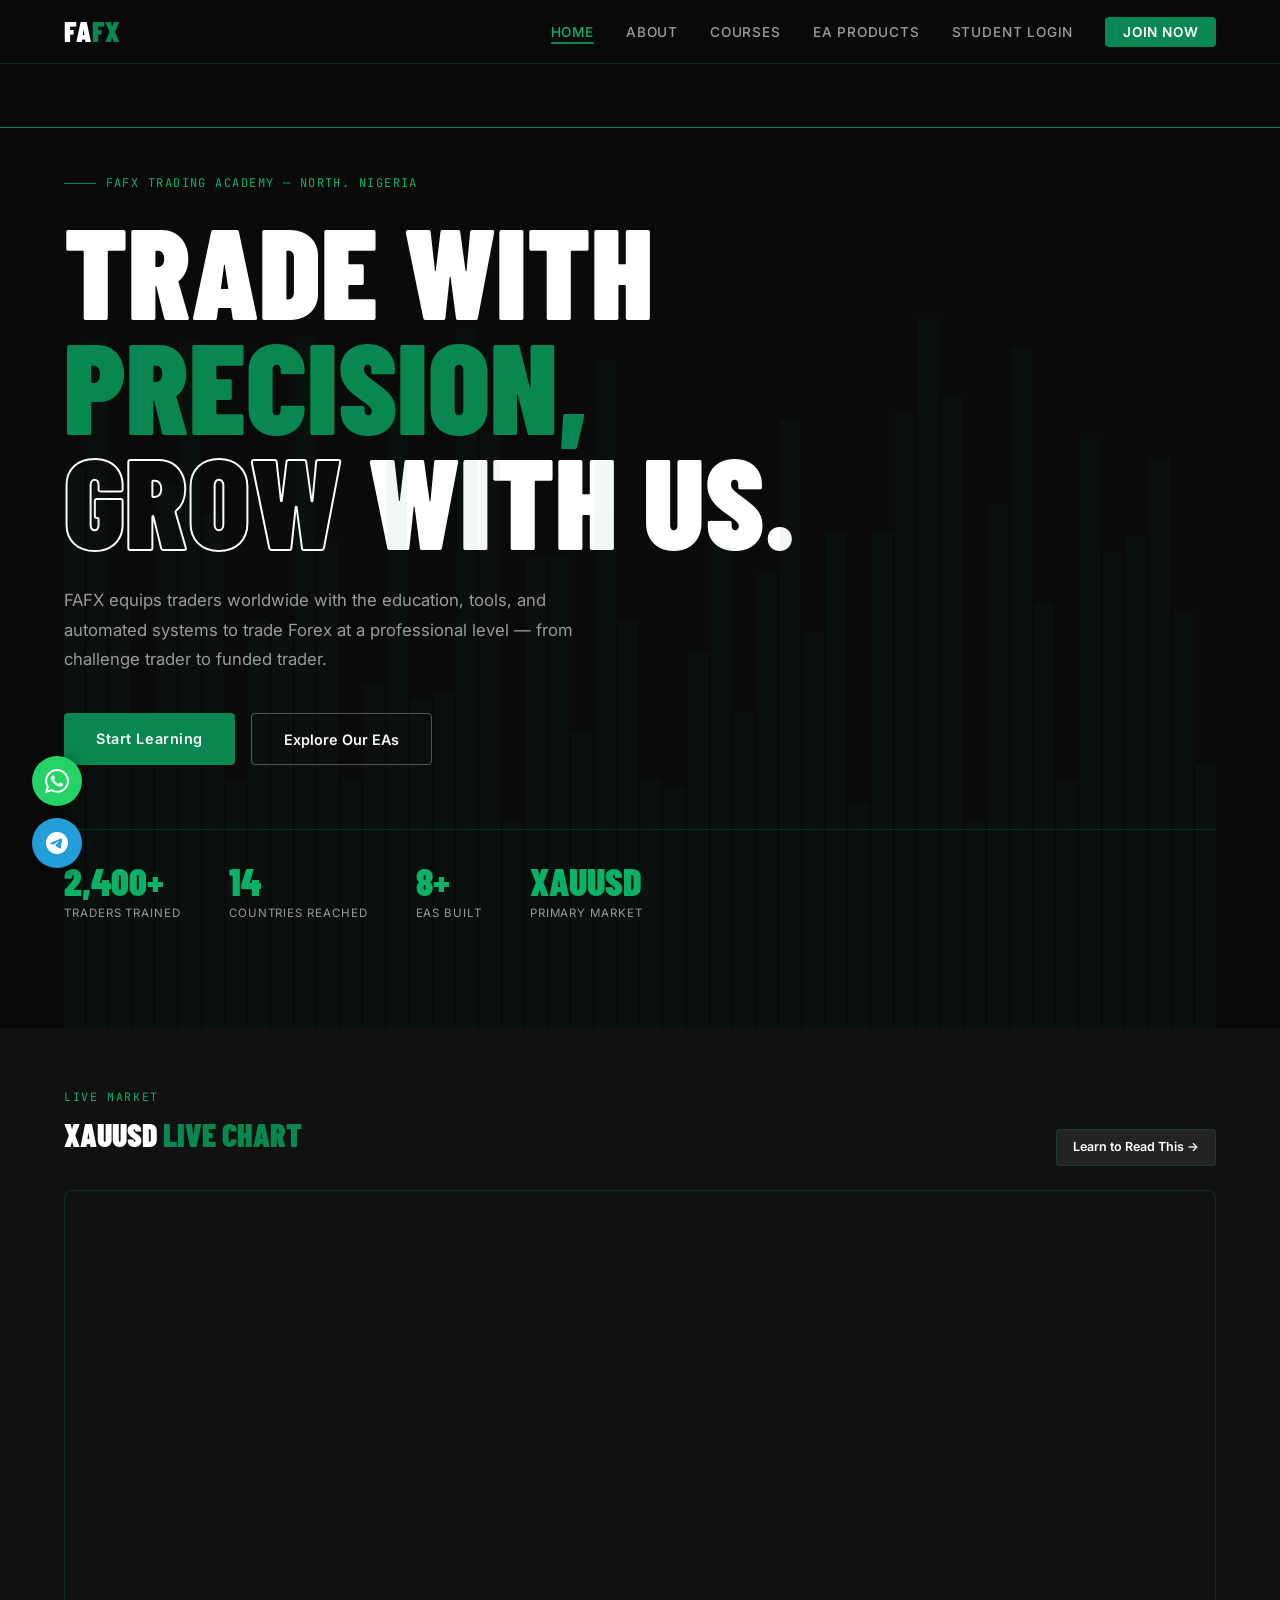
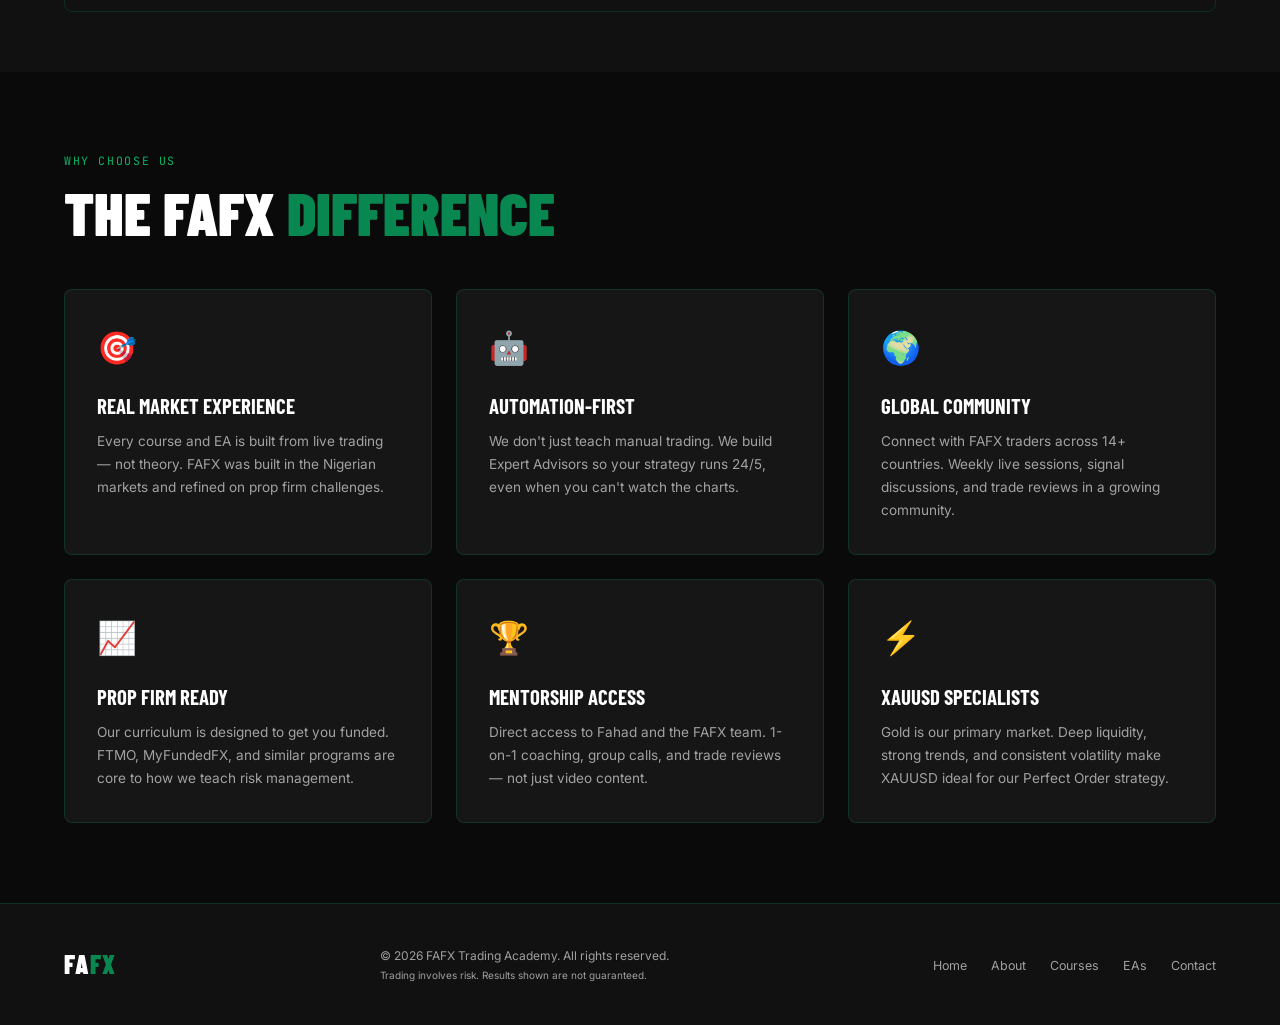
<file: index.html>
<!DOCTYPE html>
<html lang="en">
<head>
  <link rel="manifest" href="/manifest.json"/>
  <meta name="theme-color" content="#098751"/>
  <meta name="mobile-web-app-capable" content="yes"/>
  <meta name="apple-mobile-web-app-capable" content="yes"/>
  <meta name="apple-mobile-web-app-status-bar-style" content="black-translucent"/>
  <meta name="apple-mobile-web-app-title" content="FAFX"/>
  <link rel="apple-touch-icon" href="/icons/icon-192.png"/>
<meta charset="UTF-8"/><meta name="viewport" content="width=device-width, initial-scale=1.0"/>
  <link rel="icon" type="image/svg+xml" href="favicon/favicon.svg"/>
  <link rel="shortcut icon" href="favicon/favicon.svg"/>
<title>FAFXAcademy – Trade Smarter. Grow Faster.</title>
<link href="https://fonts.googleapis.com/css2?family=Barlow+Condensed:wght@400;600;700;900&family=Inter:wght@300;400;500;600&family=JetBrains+Mono:wght@400;500&display=swap" rel="stylesheet"/>
<link rel="stylesheet" href="css/style.css"/>
<style>
#home { min-height: 100vh; display: flex; flex-direction: column; justify-content: center; padding: 20px 5% 80px; position: relative; overflow: hidden; }
.hero-bg { position: absolute; inset: 0; display: flex; align-items: flex-end; gap: 3px; padding: 0 5%; opacity: 0.05; pointer-events: none; }
.candle { background: var(--green); border-radius: 1px; flex: 1; animation: candleFlicker 3s ease-in-out infinite alternate; }
@keyframes candleFlicker { from { transform: scaleY(0.85); } to { transform: scaleY(1.15); } }
.hero-tag { font-family: var(--font-mono); font-size: 0.75rem; color: var(--green-light); letter-spacing: 0.12em; text-transform: uppercase; margin-bottom: 1.2rem; display: flex; align-items: center; gap: 0.6rem; }
.hero-tag::before { content: ''; display: inline-block; width: 32px; height: 1px; background: var(--green); }
.hero-headline { font-family: var(--font-display); font-size: clamp(3.5rem, 10vw, 8.5rem); font-weight: 900; line-height: 0.9; text-transform: uppercase; max-width: 900px; margin-bottom: 1.8rem; }
.hero-headline em { font-style: normal; color: var(--green); }
.hero-headline .outline { -webkit-text-stroke: 2px var(--white); color: transparent; }
.hero-sub { font-size: 1.05rem; color: var(--white-dim); max-width: 520px; line-height: 1.75; margin-bottom: 2.4rem; }
.hero-actions { display: flex; gap: 1rem; flex-wrap: wrap; }
.hero-stats { display: flex; gap: 3rem; margin-top: 4rem; padding-top: 2rem; border-top: 1px solid var(--border); flex-wrap: wrap; }
.stat-num { font-family: var(--font-display); font-size: 2.4rem; font-weight: 900; color: var(--green-light); line-height: 1; }
.stat-label { font-size: 0.72rem; color: var(--white-dim); text-transform: uppercase; letter-spacing: 0.08em; margin-top: 0.2rem; }

/* TradingView section */
#chart-section { background: var(--black-mid); padding: 60px 5%; }
.chart-header { display: flex; justify-content: space-between; align-items: flex-end; margin-bottom: 1.5rem; flex-wrap: wrap; gap: 1rem; }
.tv-widget-wrap { border: 1px solid var(--border); border-radius: 8px; overflow: hidden; }

/* Why FAFX */
#why { background: var(--black); }
.why-grid { display: grid; grid-template-columns: repeat(3, 1fr); gap: 1.5rem; }
.why-icon { font-size: 2rem; margin-bottom: 1rem; }
.why-title { font-family: var(--font-display); font-size: 1.3rem; font-weight: 700; text-transform: uppercase; margin-bottom: 0.5rem; }
.why-text { font-size: 0.85rem; color: var(--white-dim); line-height: 1.7; }

@media(max-width:900px) { .why-grid { grid-template-columns: 1fr; } .chart-header { flex-direction: column; align-items: flex-start; } }
</style>
</head>
<body>
<nav>
  <a href="index.html" class="nav-logo">FA<span>FX</span></a>
  <ul class="nav-links" id="navLinks">
    <li><a href="index.html">Home</a></li>
    <li><a href="pages/about.html">About</a></li>
    <li><a href="pages/courses.html">Courses</a></li>
    <li><a href="pages/ea-products.html">EA Products</a></li>
    <li><a href="pages/login.html">Student Login</a></li>
    <li><a href="pages/contact.html" class="nav-cta">Join Now</a></li>
  </ul>
  <button class="hamburger" id="hamburger"><span></span><span></span><span></span></button>
</nav>

<!-- STICKY LIVE TICKER -->
<div class="ticker-bar">
  <iframe 
    scrolling="no" 
    allowtransparency="true" 
    frameborder="0"
    src="https://s.tradingview.com/embed-widget/ticker-tape/?locale=en#%7B%22symbols%22%3A%5B%7B%22proName%22%3A%22OANDA%3AXAUUSD%22%2C%22title%22%3A%22Gold%22%7D%2C%7B%22proName%22%3A%22FX%3AEURUSD%22%2C%22title%22%3A%22EUR%2FUSD%22%7D%2C%7B%22proName%22%3A%22FX%3AGBPUSD%22%2C%22title%22%3A%22GBP%2FUSD%22%7D%2C%7B%22proName%22%3A%22FX%3AUSDJPY%22%2C%22title%22%3A%22USD%2FJPY%22%7D%2C%7B%22proName%22%3A%22FX%3AAUDUSD%22%2C%22title%22%3A%22AUD%2FUSD%22%7D%2C%7B%22proName%22%3A%22BINANCE%3ABTCUSDT%22%2C%22title%22%3A%22BTC%2FUSDT%22%7D%2C%7B%22proName%22%3A%22BINANCE%3AETHUSDT%22%2C%22title%22%3A%22ETH%2FUSDT%22%7D%5D%2C%22showSymbolLogo%22%3Afalse%2C%22isTransparent%22%3Atrue%2C%22displayMode%22%3A%22adaptive%22%2C%22colorTheme%22%3A%22dark%22%2C%22locale%22%3A%22en%22%7D"
    style="display:block; height:100%; width:100%; margin:0; padding:0; border:none; vertical-align:top;"
  ></iframe>
</div>

<section id="home">
  <div class="hero-bg" id="candleGrid"></div>
  <div class="hero-tag">FAFX Trading Academy — North. Nigeria</div>
  <h1 class="hero-headline">
    Trade With<br>
    <em>Precision,</em><br>
    <span class="outline">Grow</span> With Us.
  </h1>
  <p class="hero-sub">FAFX equips traders worldwide with the education, tools, and automated systems to trade Forex at a professional level — from challenge trader to funded trader.</p>
  <div class="hero-actions">
    <a href="pages/courses.html" class="btn-primary">Start Learning</a>
    <a href="pages/ea-products.html" class="btn-outline">Explore Our EAs</a>
  </div>
  <div class="hero-stats">
    <div><div class="stat-num">2,400+</div><div class="stat-label">Traders Trained</div></div>
    <div><div class="stat-num">14</div><div class="stat-label">Countries Reached</div></div>
    <div><div class="stat-num">8+</div><div class="stat-label">EAs Built</div></div>
    <div><div class="stat-num">XAUUSD</div><div class="stat-label">Primary Market</div></div>
  </div>
</section>

<!-- LIVE CHART -->
<div id="chart-section">
  <div class="chart-header">
    <div>
      <div class="section-tag">Live Market</div>
      <div class="section-title" style="font-size:2rem;">XAUUSD <span>Live Chart</span></div>
    </div>
    <a href="pages/courses.html" class="btn-sm">Learn to Read This →</a>
  </div>
  <div class="tv-widget-wrap">
    <div class="tradingview-widget-container" style="height:420px;">
      <div id="tradingview_chart"></div>
      <script type="text/javascript" src="https://s3.tradingview.com/tv.js"></script>
      <script type="text/javascript">
      new TradingView.widget({
        "width": "100%", "height": 420, "symbol": "OANDA:XAUUSD",
        "interval": "1H", "timezone": "Africa/Lagos",
        "theme": "dark", "style": "1", "locale": "en",
        "toolbar_bg": "#111111", "enable_publishing": false,
        "hide_side_toolbar": false, "allow_symbol_change": true,
        "container_id": "tradingview_chart",
        "overrides": { "paneProperties.background": "#0a0a0a", "paneProperties.backgroundType": "solid" }
      });
      </script>
    </div>
  </div>
</div>

<!-- WHY FAFX -->
<section id="why">
  <div class="section-header">
    <div class="section-tag">Why Choose Us</div>
    <h2 class="section-title">The FAFX <span>Difference</span></h2>
  </div>
  <div class="why-grid">
    <div class="card reveal"><div class="why-icon">🎯</div><div class="why-title">Real Market Experience</div><p class="why-text">Every course and EA is built from live trading — not theory. FAFX was built in the Nigerian markets and refined on prop firm challenges.</p></div>
    <div class="card reveal"><div class="why-icon">🤖</div><div class="why-title">Automation-First</div><p class="why-text">We don't just teach manual trading. We build Expert Advisors so your strategy runs 24/5, even when you can't watch the charts.</p></div>
    <div class="card reveal"><div class="why-icon">🌍</div><div class="why-title">Global Community</div><p class="why-text">Connect with FAFX traders across 14+ countries. Weekly live sessions, signal discussions, and trade reviews in a growing community.</p></div>
    <div class="card reveal"><div class="why-icon">📈</div><div class="why-title">Prop Firm Ready</div><p class="why-text">Our curriculum is designed to get you funded. FTMO, MyFundedFX, and similar programs are core to how we teach risk management.</p></div>
    <div class="card reveal"><div class="why-icon">🏆</div><div class="why-title">Mentorship Access</div><p class="why-text">Direct access to Fahad and the FAFX team. 1-on-1 coaching, group calls, and trade reviews — not just video content.</p></div>
    <div class="card reveal"><div class="why-icon">⚡</div><div class="why-title">XAUUSD Specialists</div><p class="why-text">Gold is our primary market. Deep liquidity, strong trends, and consistent volatility make XAUUSD ideal for our Perfect Order strategy.</p></div>
  </div>
</section>

<footer>
  <div class="footer-logo">FA<span>FX</span></div>
  <p class="footer-copy">© 2026 FAFX Trading Academy. All rights reserved.<br><small>Trading involves risk. Results shown are not guaranteed.</small></p>
  <ul class="footer-links">
    <li><a href="index.html">Home</a></li>
    <li><a href="pages/about.html">About</a></li>
    <li><a href="pages/courses.html">Courses</a></li>
    <li><a href="pages/ea-products.html">EAs</a></li>
    <li><a href="pages/contact.html">Contact</a></li>
  </ul>
</footer>

<div class="toast"></div>
<script src="js/main.js"></script>
<script>
  const grid = document.getElementById('candleGrid');
  for (let i = 0; i < 50; i++) {
    const c = document.createElement('div');
    c.className = 'candle';
    c.style.height = (Math.random()*60+20)+'%';
    c.style.animationDelay = (Math.random()*3)+'s';
    c.style.animationDuration = (Math.random()*2+2)+'s';
    grid.appendChild(c);
  }
</script>
</body>

<script>
// Register Service Worker
if ('serviceWorker' in navigator) {
  window.addEventListener('load', () => {
    navigator.serviceWorker.register('/sw.js')
      .then(reg => console.log('[FAFX] SW registered:', reg.scope))
      .catch(err => console.log('[FAFX] SW failed:', err));
  });
}

// PWA Install Prompt
let deferredPrompt;
window.addEventListener('beforeinstallprompt', (e) => {
  e.preventDefault();
  deferredPrompt = e;

  // Show install banner
  const banner = document.createElement('div');
  banner.id = 'pwa-banner';
  banner.innerHTML = `
    <div style="
      position:fixed; bottom:0; left:0; right:0; z-index:9999;
      background:#098751; color:#fff;
      padding:1rem 1.5rem;
      display:flex; align-items:center; justify-content:space-between;
      flex-wrap:wrap; gap:0.8rem;
      box-shadow:0 -4px 20px rgba(0,0,0,0.5);
      font-family:'Inter',sans-serif;
    ">
      <div style="display:flex;align-items:center;gap:0.8rem;">
        <img src="/icons/icon-72.png" style="width:36px;height:36px;border-radius:8px;"/>
        <div>
          <div style="font-weight:700;font-size:0.92rem;">Install FAFX App</div>
          <div style="font-size:0.75rem;opacity:0.85;">Add to your home screen for quick access</div>
        </div>
      </div>
      <div style="display:flex;gap:0.6rem;">
        <button id="pwa-dismiss" style="
          background:rgba(255,255,255,0.2); color:#fff;
          border:1px solid rgba(255,255,255,0.3);
          padding:0.45rem 1rem; border-radius:4px;
          font-size:0.82rem; cursor:pointer; font-weight:600;
        ">Not Now</button>
        <button id="pwa-install" style="
          background:#fff; color:#098751;
          border:none; padding:0.45rem 1.2rem;
          border-radius:4px; font-size:0.82rem;
          cursor:pointer; font-weight:700;
        ">Install</button>
      </div>
    </div>
  `;
  document.body.appendChild(banner);

  document.getElementById('pwa-install').addEventListener('click', async () => {
    banner.remove();
    deferredPrompt.prompt();
    const { outcome } = await deferredPrompt.userChoice;
    console.log('[FAFX] PWA install outcome:', outcome);
    deferredPrompt = null;
  });

  document.getElementById('pwa-dismiss').addEventListener('click', () => {
    banner.remove();
  });
});

window.addEventListener('appinstalled', () => {
  console.log('[FAFX] App installed successfully!');
});
</script>


</html>
</file>
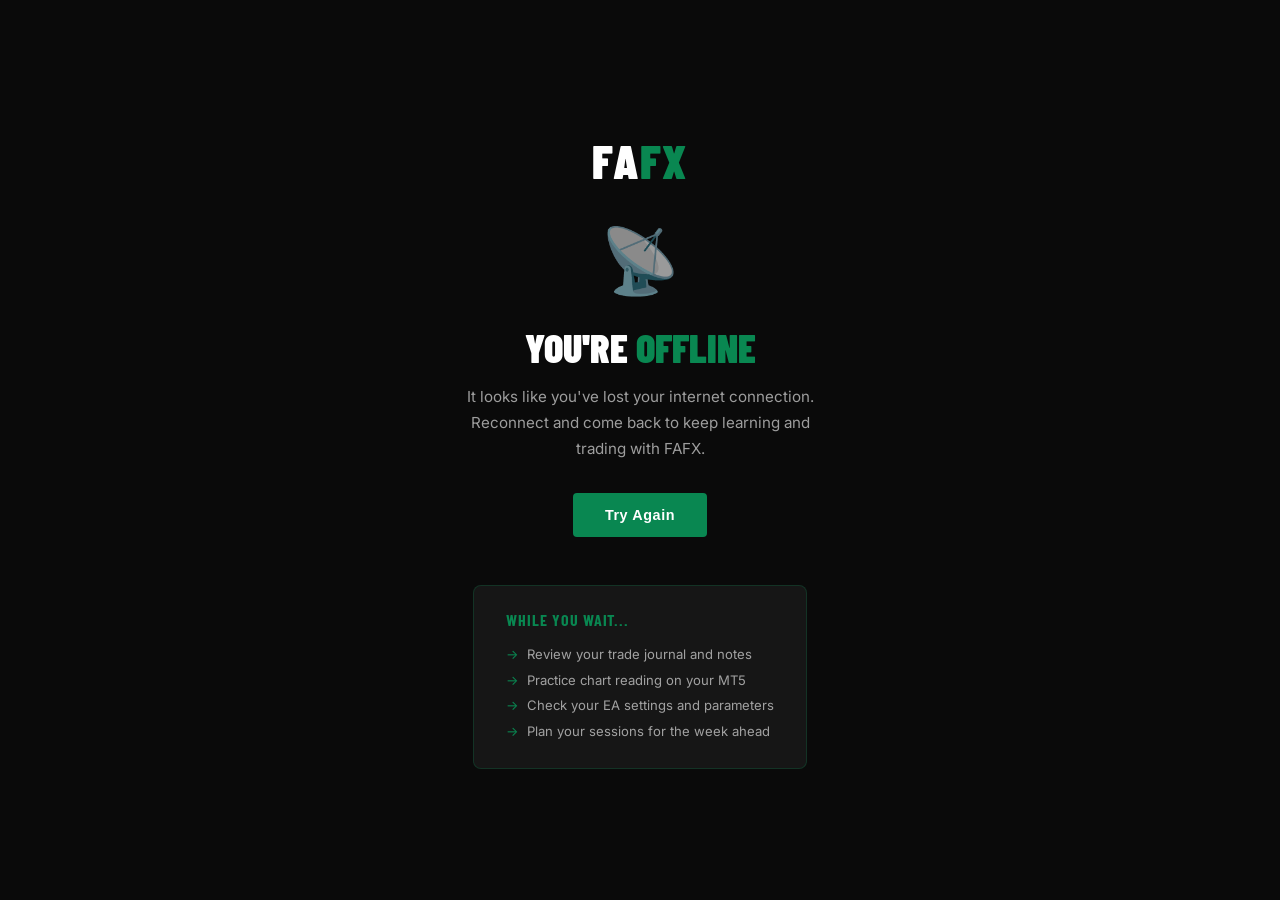
<file: offline.html>
<!DOCTYPE html>
<html lang="en">
<head>
<meta charset="UTF-8"/>
<meta name="viewport" content="width=device-width, initial-scale=1.0"/>
<title>FAFX – You're Offline</title>
<link href="https://fonts.googleapis.com/css2?family=Barlow+Condensed:wght@700;900&family=Inter:wght@400;500&display=swap" rel="stylesheet"/>
<style>
  * { box-sizing: border-box; margin: 0; padding: 0; }
  body {
    background: #0a0a0a;
    color: #ffffff;
    font-family: 'Inter', sans-serif;
    min-height: 100vh;
    display: flex;
    flex-direction: column;
    align-items: center;
    justify-content: center;
    padding: 2rem;
    text-align: center;
  }
  .logo {
    font-family: 'Barlow Condensed', sans-serif;
    font-size: 3rem;
    font-weight: 900;
    letter-spacing: 0.04em;
    margin-bottom: 2rem;
  }
  .logo span { color: #098751; }
  .icon { font-size: 4rem; margin-bottom: 1.5rem; opacity: 0.6; }
  h1 {
    font-family: 'Barlow Condensed', sans-serif;
    font-size: 2.5rem;
    font-weight: 900;
    text-transform: uppercase;
    margin-bottom: 0.8rem;
  }
  h1 span { color: #098751; }
  p {
    color: rgba(255,255,255,0.6);
    font-size: 0.95rem;
    line-height: 1.7;
    max-width: 380px;
    margin-bottom: 2rem;
  }
  .btn {
    background: #098751;
    color: #fff;
    padding: 0.85rem 2rem;
    border: none;
    border-radius: 4px;
    font-size: 0.9rem;
    font-weight: 600;
    cursor: pointer;
    letter-spacing: 0.04em;
    transition: background 0.2s;
    text-decoration: none;
    display: inline-block;
  }
  .btn:hover { background: #0bb368; }
  .tips {
    margin-top: 3rem;
    padding: 1.5rem 2rem;
    background: #161616;
    border: 1px solid rgba(9,135,81,0.25);
    border-radius: 8px;
    max-width: 400px;
    text-align: left;
  }
  .tips-title {
    font-family: 'Barlow Condensed', sans-serif;
    font-size: 1rem;
    font-weight: 700;
    text-transform: uppercase;
    color: #098751;
    margin-bottom: 0.8rem;
    letter-spacing: 0.06em;
  }
  .tips ul { list-style: none; }
  .tips li {
    font-size: 0.82rem;
    color: rgba(255,255,255,0.6);
    padding: 0.3rem 0;
    display: flex;
    gap: 0.5rem;
  }
  .tips li::before { content: '→'; color: #098751; }
</style>
</head>
<body>
  <div class="logo">FA<span>FX</span></div>
  <div class="icon">📡</div>
  <h1>You're <span>Offline</span></h1>
  <p>It looks like you've lost your internet connection. Reconnect and come back to keep learning and trading with FAFX.</p>
  <button class="btn" onclick="window.location.reload()">Try Again</button>

  <div class="tips">
    <div class="tips-title">While you wait...</div>
    <ul>
      <li>Review your trade journal and notes</li>
      <li>Practice chart reading on your MT5</li>
      <li>Check your EA settings and parameters</li>
      <li>Plan your sessions for the week ahead</li>
    </ul>
  </div>
</body>
</html>
</file>
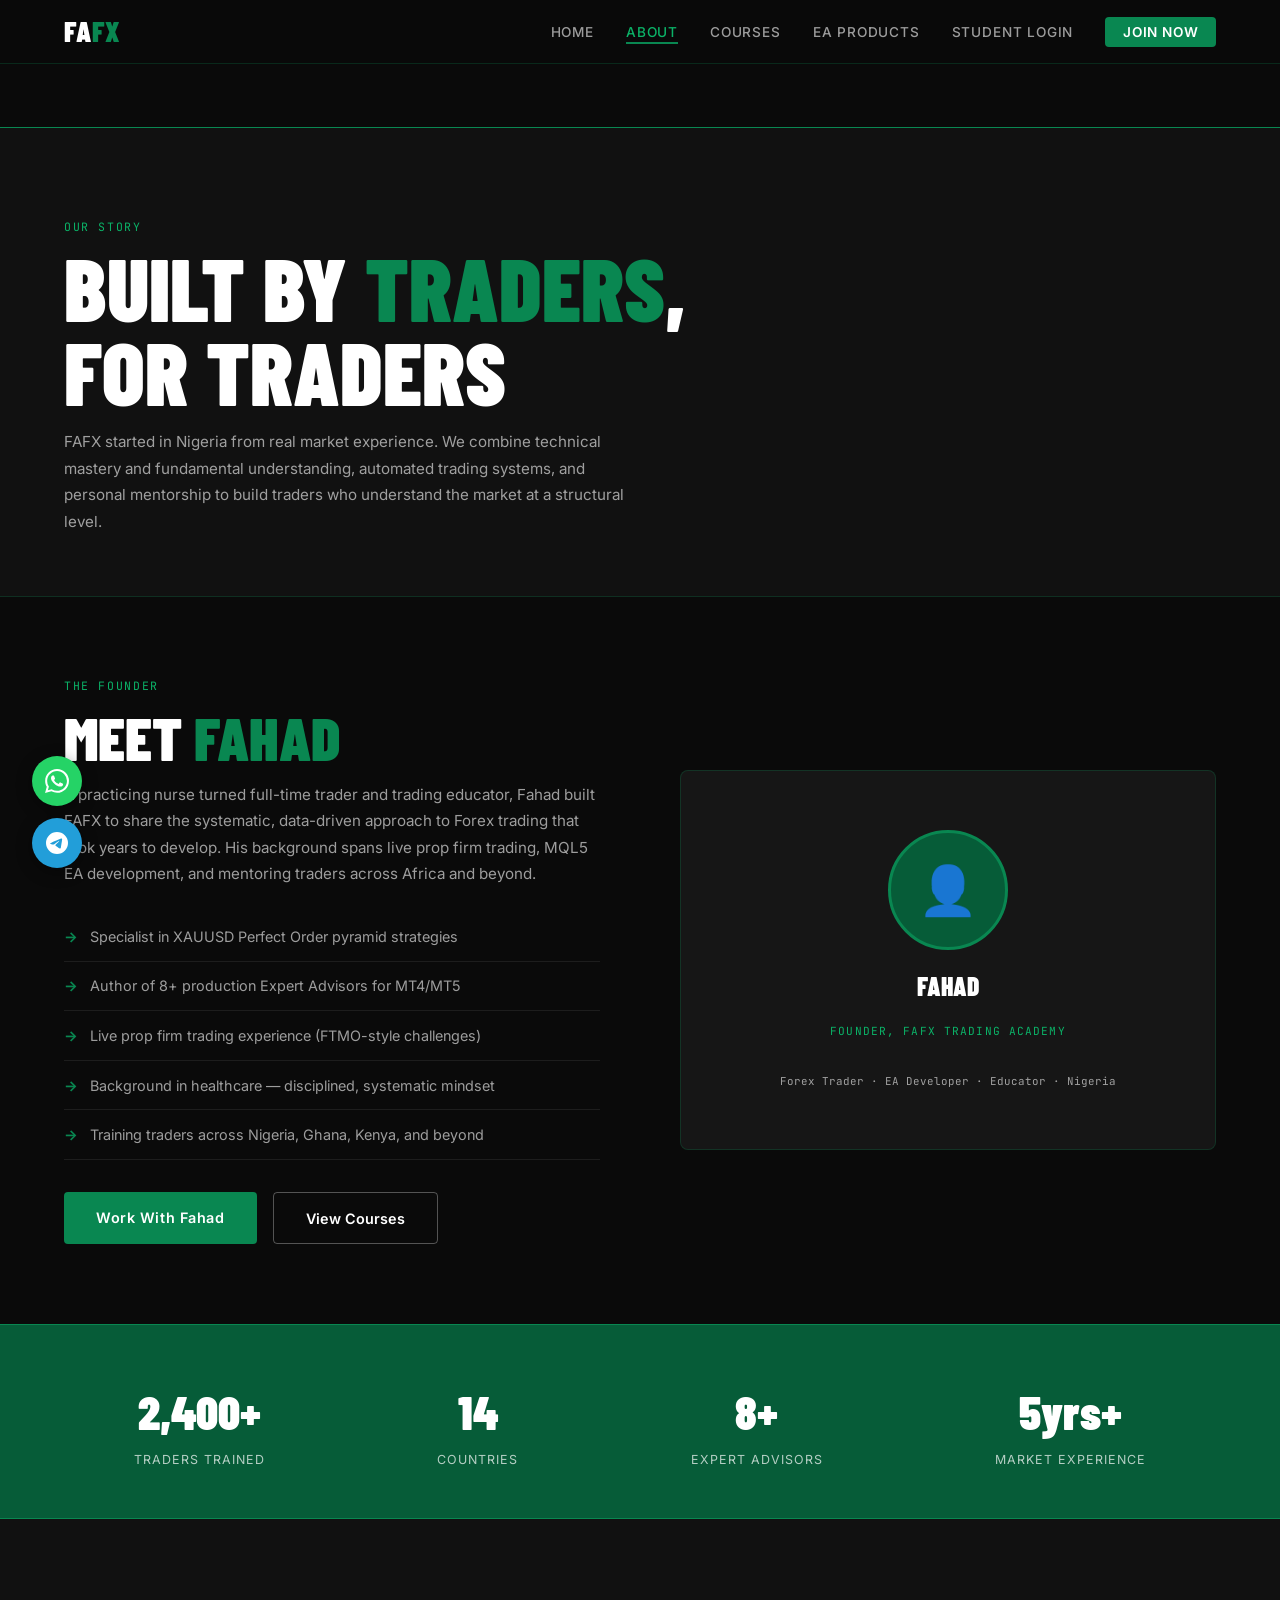
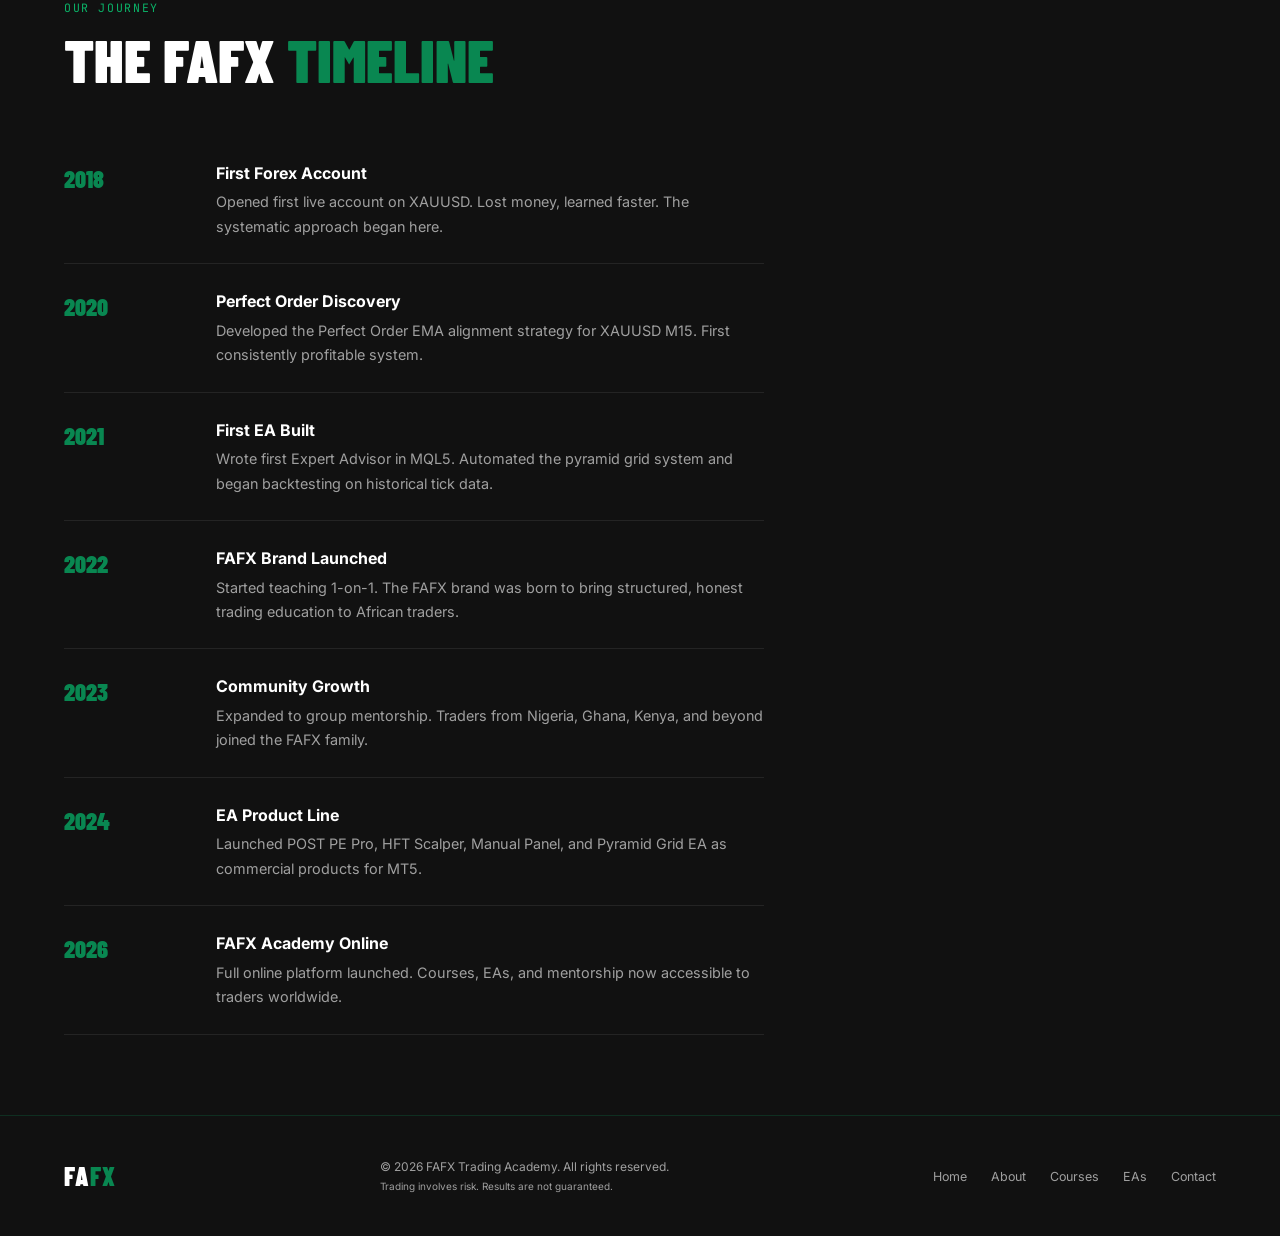
<file: pages/about.html>
<!DOCTYPE html>
<html lang="en">
<head>
  <link rel="manifest" href="/manifest.json"/> 
  <meta name="theme-color" content="#098751"/>
  <meta name="mobile-web-app-capable" content="yes"/>
  <meta name="apple-mobile-web-app-capable" content="yes"/>
  <meta name="apple-mobile-web-app-status-bar-style" content="black-translucent"/>
  <meta name="apple-mobile-web-app-title" content="FAFX"/>
  <link rel="apple-touch-icon" href="/icons/icon-192.png"/>
<meta charset="UTF-8"/><meta name="viewport" content="width=device-width, initial-scale=1.0"/>
  <link rel="icon" type="image/svg+xml" href="../favicon/favicon.svg"/>
  <link rel="shortcut icon" href="../favicon/favicon.svg"/>
<title>About – FAFX Trading Academy</title>
<link href="https://fonts.googleapis.com/css2?family=Barlow+Condensed:wght@400;600;700;900&family=Inter:wght@300;400;500;600&family=JetBrains+Mono:wght@400;500&display=swap" rel="stylesheet"/>
<link rel="stylesheet" href="../css/style.css"/>
<style>
.about-grid { display: grid; grid-template-columns: 1fr 1fr; gap: 5rem; align-items: center; }
.about-img-box { background: var(--black-card); border: 1px solid var(--border); border-radius: 8px; height: 380px; display: flex; align-items: center; justify-content: center; flex-direction: column; gap: 1rem; position: relative; overflow: hidden; }
.avatar-ring { width: 120px; height: 120px; border-radius: 50%; border: 3px solid var(--green); background: var(--green-dim); display: flex; align-items: center; justify-content: center; font-size: 3rem; }
.founder-name { font-family: var(--font-display); font-size: 1.6rem; font-weight: 900; text-transform: uppercase; }
.founder-title { font-family: var(--font-mono); font-size: 0.7rem; color: var(--green-light); letter-spacing: 0.1em; text-transform: uppercase; }
.about-points { list-style: none; margin-top: 1.5rem; }
.about-points li { display: flex; gap: 0.75rem; align-items: flex-start; padding: 0.8rem 0; border-bottom: 1px solid var(--white-faint); font-size: 0.9rem; color: var(--white-dim); }
.about-points li::before { content: '→'; color: var(--green); font-weight: 700; flex-shrink: 0; }

.timeline { padding: 80px 5%; background: var(--black-mid); }
.tl-items { display: flex; flex-direction: column; gap: 0; max-width: 700px; }
.tl-item { display: grid; grid-template-columns: 120px 1fr; gap: 2rem; padding: 1.5rem 0; border-bottom: 1px solid var(--white-faint); align-items: start; }
.tl-year { font-family: var(--font-display); font-size: 1.5rem; font-weight: 900; color: var(--green); }
.tl-event { font-size: 0.9rem; color: var(--white-dim); line-height: 1.7; }
.tl-event strong { color: var(--white); display: block; font-size: 1rem; margin-bottom: 0.2rem; }

.stats-band { background: var(--green-dim); border-top: 1px solid var(--green); border-bottom: 1px solid var(--green); padding: 3rem 5%; display: flex; justify-content: space-around; flex-wrap: wrap; gap: 2rem; }
.band-stat { text-align: center; }
.band-num { font-family: var(--font-display); font-size: 3rem; font-weight: 900; color: var(--white); }
.band-label { font-size: 0.78rem; color: rgba(255,255,255,0.7); text-transform: uppercase; letter-spacing: 0.08em; }

@media(max-width:900px) { .about-grid { grid-template-columns: 1fr; gap: 2.5rem; } .tl-item { grid-template-columns: 80px 1fr; } }
</style>
</head>
<body>
<nav>
  <a href="../index.html" class="nav-logo">FA<span>FX</span></a>
  <ul class="nav-links" id="navLinks">
    <li><a href="../index.html">Home</a></li>
    <li><a href="about.html" class="active">About</a></li>
    <li><a href="courses.html">Courses</a></li>
    <li><a href="ea-products.html">EA Products</a></li>
    <li><a href="login.html">Student Login</a></li>
    <li><a href="contact.html" class="nav-cta">Join Now</a></li>
  </ul>
  <button class="hamburger" id="hamburger"><span></span><span></span><span></span></button>
</nav>
  
<!-- STICKY LIVE TICKER -->
<div class="ticker-bar">
  <iframe 
    scrolling="no" 
    allowtransparency="true" 
    frameborder="0"
    src="https://s.tradingview.com/embed-widget/ticker-tape/?locale=en#%7B%22symbols%22%3A%5B%7B%22proName%22%3A%22OANDA%3AXAUUSD%22%2C%22title%22%3A%22Gold%22%7D%2C%7B%22proName%22%3A%22FX%3AEURUSD%22%2C%22title%22%3A%22EUR%2FUSD%22%7D%2C%7B%22proName%22%3A%22FX%3AGBPUSD%22%2C%22title%22%3A%22GBP%2FUSD%22%7D%2C%7B%22proName%22%3A%22FX%3AUSDJPY%22%2C%22title%22%3A%22USD%2FJPY%22%7D%2C%7B%22proName%22%3A%22FX%3AAUDUSD%22%2C%22title%22%3A%22AUD%2FUSD%22%7D%2C%7B%22proName%22%3A%22BINANCE%3ABTCUSDT%22%2C%22title%22%3A%22BTC%2FUSDT%22%7D%2C%7B%22proName%22%3A%22BINANCE%3AETHUSDT%22%2C%22title%22%3A%22ETH%2FUSDT%22%7D%5D%2C%22showSymbolLogo%22%3Afalse%2C%22isTransparent%22%3Atrue%2C%22displayMode%22%3A%22adaptive%22%2C%22colorTheme%22%3A%22dark%22%2C%22locale%22%3A%22en%22%7D"
    style="display:block; height:100%; width:100%; margin:0; padding:0; border:none; vertical-align:top;"
  ></iframe>
</div>

<div class="page-banner" style="padding-top: 90px;">
  <div class="section-tag">Our Story</div>
  <h1>Built By <span>Traders</span>,<br>For Traders</h1>
  <p>FAFX started in Nigeria from real market experience. We combine technical mastery and fundamental understanding, automated trading systems, and personal mentorship to build traders who understand the market at a structural level.</p>
</div>

<section style="background:var(--black);">
  <div class="about-grid">
    <div>
      <div class="section-tag">The Founder</div>
      <h2 class="section-title">Meet <span>Fahad</span></h2>
      <p class="section-desc">A practicing nurse turned full-time trader and trading educator, Fahad built FAFX to share the systematic, data-driven approach to Forex trading that took years to develop. His background spans live prop firm trading, MQL5 EA development, and mentoring traders across Africa and beyond.</p>
      <ul class="about-points">
        <li>Specialist in XAUUSD Perfect Order pyramid strategies</li>
        <li>Author of 8+ production Expert Advisors for MT4/MT5</li>
        <li>Live prop firm trading experience (FTMO-style challenges)</li>
        <li>Background in healthcare — disciplined, systematic mindset</li>
        <li>Training traders across Nigeria, Ghana, Kenya, and beyond</li>
      </ul>
      <div style="margin-top:2rem;display:flex;gap:1rem;flex-wrap:wrap;">
        <a href="contact.html" class="btn-primary">Work With Fahad</a>
        <a href="courses.html" class="btn-outline">View Courses</a>
      </div>
    </div>
    <div class="about-img-box reveal">
      <div class="avatar-ring">👤</div>
      <div class="founder-name">Fahad</div>
      <div class="founder-title">Founder, FAFX Trading Academy</div>
      <div style="margin-top:1rem;font-family:var(--font-mono);font-size:0.68rem;color:var(--white-dim);text-align:center;padding:0 2rem;">
        Forex Trader · EA Developer · Educator · Nigeria
      </div>
    </div>
  </div>
</section>

<!-- Stats Band -->
<div class="stats-band">
  <div class="band-stat reveal"><div class="band-num">2,400+</div><div class="band-label">Traders Trained</div></div>
  <div class="band-stat reveal"><div class="band-num">14</div><div class="band-label">Countries</div></div>
  <div class="band-stat reveal"><div class="band-num">8+</div><div class="band-label">Expert Advisors</div></div>
  <div class="band-stat reveal"><div class="band-num">5yrs+</div><div class="band-label">Market Experience</div></div>
</div>

<!-- Timeline -->
<div class="timeline">
  <div class="section-header">
    <div class="section-tag">Our Journey</div>
    <h2 class="section-title">The FAFX <span>Timeline</span></h2>
  </div>
  <div class="tl-items">
    <div class="tl-item reveal"><div class="tl-year">2018</div><div class="tl-event"><strong>First Forex Account</strong>Opened first live account on XAUUSD. Lost money, learned faster. The systematic approach began here.</div></div>
    <div class="tl-item reveal"><div class="tl-year">2020</div><div class="tl-event"><strong>Perfect Order Discovery</strong>Developed the Perfect Order EMA alignment strategy for XAUUSD M15. First consistently profitable system.</div></div>
    <div class="tl-item reveal"><div class="tl-year">2021</div><div class="tl-event"><strong>First EA Built</strong>Wrote first Expert Advisor in MQL5. Automated the pyramid grid system and began backtesting on historical tick data.</div></div>
    <div class="tl-item reveal"><div class="tl-year">2022</div><div class="tl-event"><strong>FAFX Brand Launched</strong>Started teaching 1-on-1. The FAFX brand was born to bring structured, honest trading education to African traders.</div></div>
    <div class="tl-item reveal"><div class="tl-year">2023</div><div class="tl-event"><strong>Community Growth</strong>Expanded to group mentorship. Traders from Nigeria, Ghana, Kenya, and beyond joined the FAFX family.</div></div>
    <div class="tl-item reveal"><div class="tl-year">2024</div><div class="tl-event"><strong>EA Product Line</strong>Launched POST PE Pro, HFT Scalper, Manual Panel, and Pyramid Grid EA as commercial products for MT5.</div></div>
    <div class="tl-item reveal"><div class="tl-year">2026</div><div class="tl-event"><strong>FAFX Academy Online</strong>Full online platform launched. Courses, EAs, and mentorship now accessible to traders worldwide.</div></div>
  </div>
</div>

<footer>
  <div class="footer-logo">FA<span>FX</span></div>
  <p class="footer-copy">© 2026 FAFX Trading Academy. All rights reserved.<br><small>Trading involves risk. Results are not guaranteed.</small></p>
  <ul class="footer-links">
    <li><a href="../index.html">Home</a></li><li><a href="about.html">About</a></li>
    <li><a href="courses.html">Courses</a></li><li><a href="ea-products.html">EAs</a></li><li><a href="contact.html">Contact</a></li>
  </ul>
</footer>
<div class="toast"></div>
<script src="../js/main.js"></script>
</body>

<script>
// Register Service Worker
if ('serviceWorker' in navigator) {
  window.addEventListener('load', () => {
    navigator.serviceWorker.register('/sw.js')
      .then(reg => console.log('[FAFX] SW registered:', reg.scope))
      .catch(err => console.log('[FAFX] SW failed:', err));
  });
}

// PWA Install Prompt
let deferredPrompt;
window.addEventListener('beforeinstallprompt', (e) => {
  e.preventDefault();
  deferredPrompt = e;

  // Show install banner
  const banner = document.createElement('div');
  banner.id = 'pwa-banner';
  banner.innerHTML = `
    <div style="
      position:fixed; bottom:0; left:0; right:0; z-index:9999;
      background:#098751; color:#fff;
      padding:1rem 1.5rem;
      display:flex; align-items:center; justify-content:space-between;
      flex-wrap:wrap; gap:0.8rem;
      box-shadow:0 -4px 20px rgba(0,0,0,0.5);
      font-family:'Inter',sans-serif;
    ">
      <div style="display:flex;align-items:center;gap:0.8rem;">
        <img src="/icons/icon-72.png" style="width:36px;height:36px;border-radius:8px;"/>
        <div>
          <div style="font-weight:700;font-size:0.92rem;">Install FAFX App</div>
          <div style="font-size:0.75rem;opacity:0.85;">Add to your home screen for quick access</div>
        </div>
      </div>
      <div style="display:flex;gap:0.6rem;">
        <button id="pwa-dismiss" style="
          background:rgba(255,255,255,0.2); color:#fff;
          border:1px solid rgba(255,255,255,0.3);
          padding:0.45rem 1rem; border-radius:4px;
          font-size:0.82rem; cursor:pointer; font-weight:600;
        ">Not Now</button>
        <button id="pwa-install" style="
          background:#fff; color:#098751;
          border:none; padding:0.45rem 1.2rem;
          border-radius:4px; font-size:0.82rem;
          cursor:pointer; font-weight:700;
        ">Install</button>
      </div>
    </div>
  `;
  document.body.appendChild(banner);

  document.getElementById('pwa-install').addEventListener('click', async () => {
    banner.remove();
    deferredPrompt.prompt();
    const { outcome } = await deferredPrompt.userChoice;
    console.log('[FAFX] PWA install outcome:', outcome);
    deferredPrompt = null;
  });

  document.getElementById('pwa-dismiss').addEventListener('click', () => {
    banner.remove();
  });
});

window.addEventListener('appinstalled', () => {
  console.log('[FAFX] App installed successfully!');
});
</script>

  
</html>
</file>
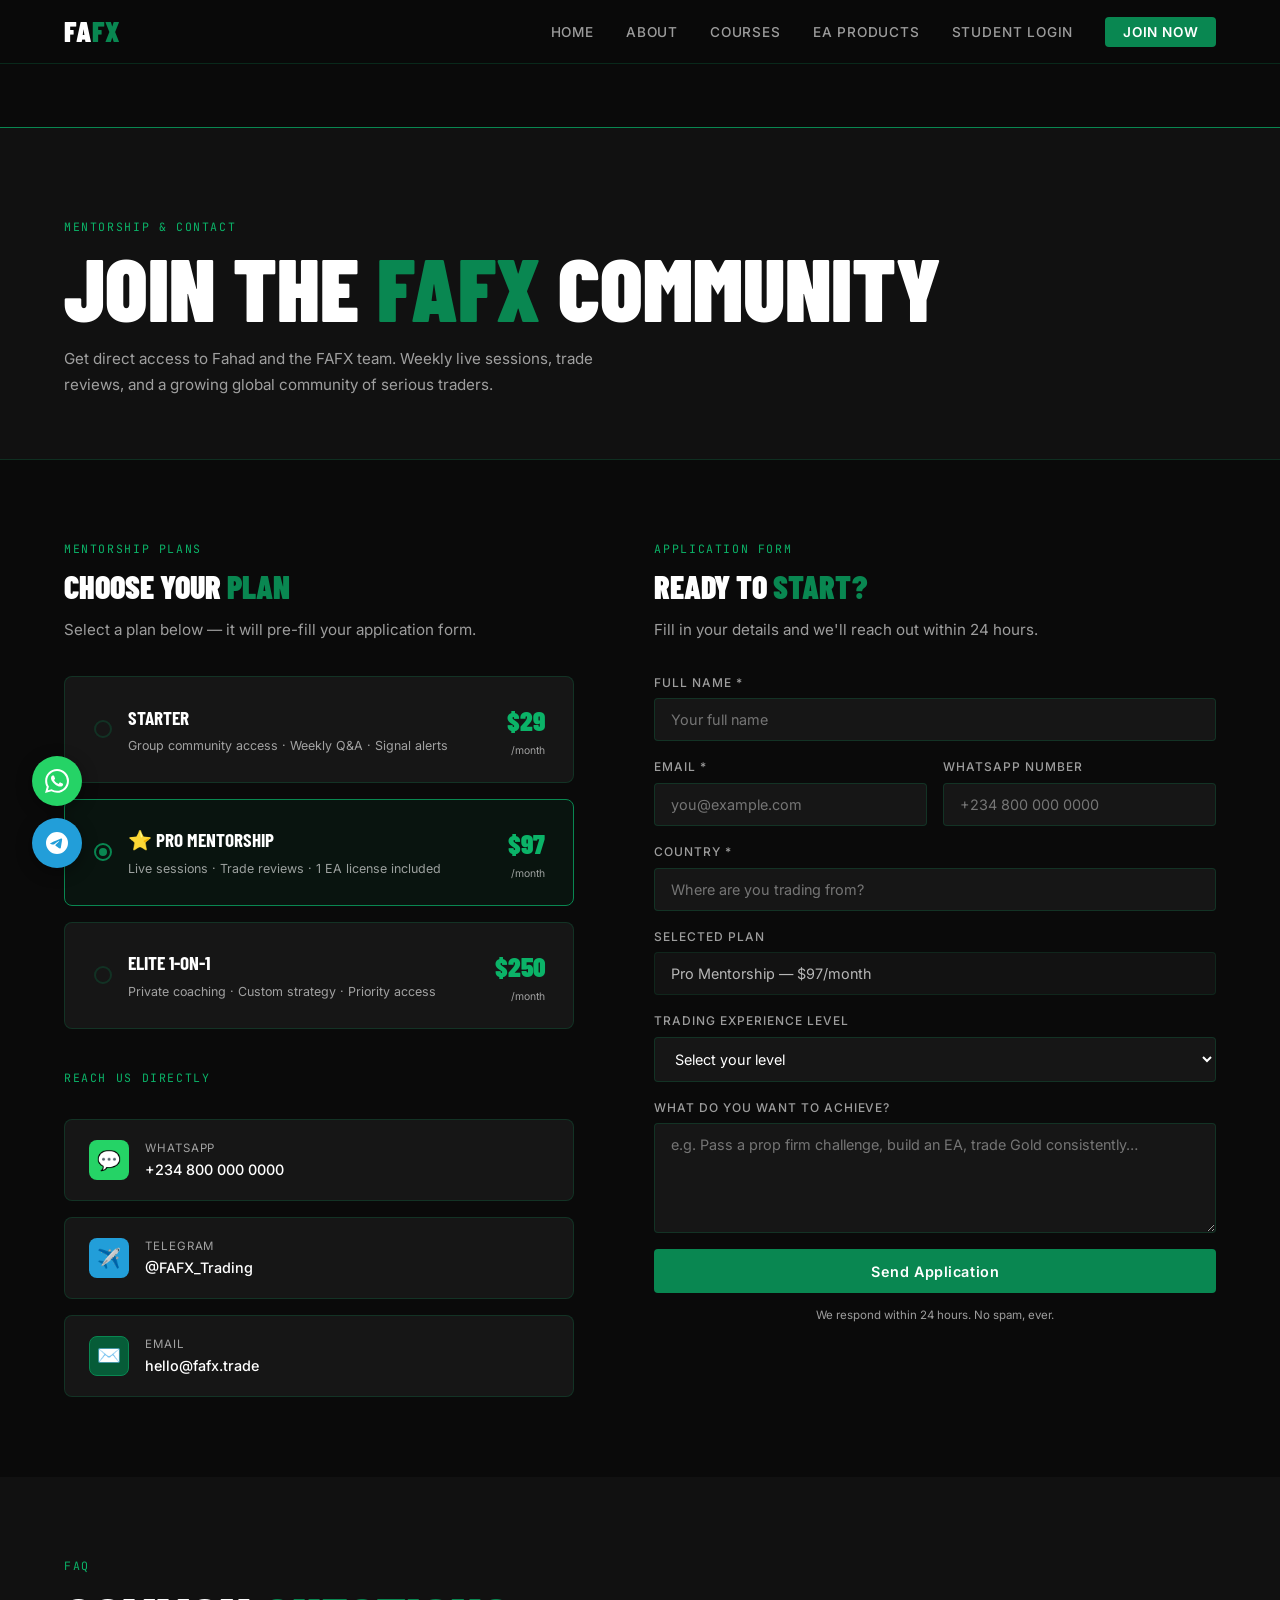
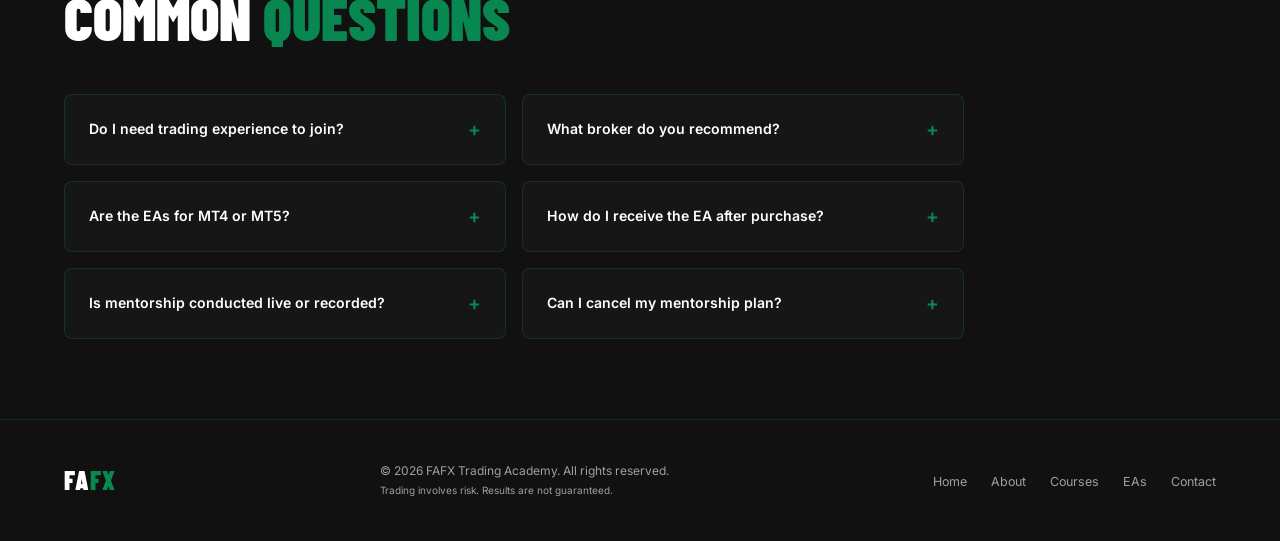
<file: pages/contact.html>
<!DOCTYPE html>
<html lang="en">
<head>
  <link rel="manifest" href="/manifest.json"/> 
  <meta name="theme-color" content="#098751"/>
  <meta name="mobile-web-app-capable" content="yes"/>
  <meta name="apple-mobile-web-app-capable" content="yes"/>
  <meta name="apple-mobile-web-app-status-bar-style" content="black-translucent"/>
  <meta name="apple-mobile-web-app-title" content="FAFX"/>
  <link rel="apple-touch-icon" href="/icons/icon-192.png"/>
<meta charset="UTF-8"/><meta name="viewport" content="width=device-width, initial-scale=1.0"/>
  <link rel="icon" type="image/svg+xml" href="../favicon/favicon.svg"/>
  <link rel="shortcut icon" href="../favicon/favicon.svg"/>
<title>Join Now – FAFX Trading Academy</title>
<link href="https://fonts.googleapis.com/css2?family=Barlow+Condensed:wght@400;600;700;900&family=Inter:wght@300;400;500;600&family=JetBrains+Mono:wght@400;500&display=swap" rel="stylesheet"/>
<link rel="stylesheet" href="../css/style.css"/>
<style>
.contact-layout { display: grid; grid-template-columns: 1fr 1.1fr; gap: 5rem; align-items: start; }

/* Mentorship tiers */
.tiers { display: flex; flex-direction: column; gap: 1rem; margin-top: 2rem; }
.tier { background: var(--black-card); border: 1px solid var(--border); border-radius: 8px; padding: 1.4rem 1.8rem; display: flex; justify-content: space-between; align-items: center; transition: border-color 0.2s; cursor: pointer; }
.tier:hover, .tier.selected { border-color: var(--green); }
.tier.featured { border-color: var(--green); background: rgba(9,135,81,0.08); }
.tier-left {}
.tier-name { font-family: var(--font-display); font-size: 1.2rem; font-weight: 700; text-transform: uppercase; }
.tier-perks { font-size: 0.78rem; color: var(--white-dim); margin-top: 0.2rem; }
.tier-price { font-family: var(--font-display); font-size: 1.7rem; font-weight: 900; color: var(--green-light); text-align: right; }
.tier-price small { font-family: var(--font-body); font-size: 0.65rem; color: var(--white-dim); font-weight: 400; display: block; }
.tier-radio { width: 18px; height: 18px; border-radius: 50%; border: 2px solid var(--border); background: none; flex-shrink: 0; margin-right: 1rem; transition: all 0.2s; position: relative; }
.tier-radio::after { content: ''; position: absolute; inset: 3px; border-radius: 50%; background: var(--green); opacity: 0; transition: opacity 0.2s; }
.tier.selected .tier-radio { border-color: var(--green); }
.tier.selected .tier-radio::after { opacity: 1; }

/* Contact info */
.contact-info-boxes { display: flex; flex-direction: column; gap: 1rem; margin-top: 2rem; }
.info-box { background: var(--black-card); border: 1px solid var(--border); border-radius: 8px; padding: 1.2rem 1.5rem; display: flex; align-items: center; gap: 1rem; text-decoration: none; transition: border-color 0.2s; }
.info-box:hover { border-color: var(--green); }
.info-icon { width: 40px; height: 40px; border-radius: 8px; display: flex; align-items: center; justify-content: center; font-size: 1.2rem; flex-shrink: 0; }
.info-label { font-size: 0.72rem; color: var(--white-dim); text-transform: uppercase; letter-spacing: 0.08em; }
.info-value { font-size: 0.9rem; color: var(--white); font-weight: 500; }

/* FAQ */
.faq-section { background: var(--black-mid); padding: 80px 5%; }
.faq-grid { display: grid; grid-template-columns: 1fr 1fr; gap: 1rem; max-width: 900px; }
.faq-item { background: var(--black-card); border: 1px solid var(--border); border-radius: 8px; overflow: hidden; }
.faq-q { padding: 1.2rem 1.5rem; font-weight: 600; font-size: 0.88rem; cursor: pointer; display: flex; justify-content: space-between; align-items: center; gap: 1rem; }
.faq-q::after { content: '+'; color: var(--green); font-size: 1.2rem; flex-shrink: 0; transition: transform 0.2s; }
.faq-item.open .faq-q::after { transform: rotate(45deg); }
.faq-a { padding: 0 1.5rem; max-height: 0; overflow: hidden; transition: max-height 0.3s ease, padding 0.3s; font-size: 0.84rem; color: var(--white-dim); line-height: 1.7; }
.faq-item.open .faq-a { max-height: 200px; padding: 0 1.5rem 1.2rem; }

@media(max-width:900px) { .contact-layout { grid-template-columns: 1fr; gap: 3rem; } .faq-grid { grid-template-columns: 1fr; } }
</style>
</head>
<body>
<nav>
  <a href="../index.html" class="nav-logo">FA<span>FX</span></a>
  <ul class="nav-links" id="navLinks">
    <li><a href="../index.html">Home</a></li>
    <li><a href="about.html">About</a></li>
    <li><a href="courses.html">Courses</a></li>
    <li><a href="ea-products.html">EA Products</a></li>
    <li><a href="login.html">Student Login</a></li>
    <li><a href="contact.html" class="nav-cta active">Join Now</a></li>
  </ul>
  <button class="hamburger" id="hamburger"><span></span><span></span><span></span></button>
</nav>
  
<!-- STICKY LIVE TICKER -->
<div class="ticker-bar">
  <iframe 
    scrolling="no" 
    allowtransparency="true" 
    frameborder="0"
    src="https://s.tradingview.com/embed-widget/ticker-tape/?locale=en#%7B%22symbols%22%3A%5B%7B%22proName%22%3A%22OANDA%3AXAUUSD%22%2C%22title%22%3A%22Gold%22%7D%2C%7B%22proName%22%3A%22FX%3AEURUSD%22%2C%22title%22%3A%22EUR%2FUSD%22%7D%2C%7B%22proName%22%3A%22FX%3AGBPUSD%22%2C%22title%22%3A%22GBP%2FUSD%22%7D%2C%7B%22proName%22%3A%22FX%3AUSDJPY%22%2C%22title%22%3A%22USD%2FJPY%22%7D%2C%7B%22proName%22%3A%22FX%3AAUDUSD%22%2C%22title%22%3A%22AUD%2FUSD%22%7D%2C%7B%22proName%22%3A%22BINANCE%3ABTCUSDT%22%2C%22title%22%3A%22BTC%2FUSDT%22%7D%2C%7B%22proName%22%3A%22BINANCE%3AETHUSDT%22%2C%22title%22%3A%22ETH%2FUSDT%22%7D%5D%2C%22showSymbolLogo%22%3Afalse%2C%22isTransparent%22%3Atrue%2C%22displayMode%22%3A%22adaptive%22%2C%22colorTheme%22%3A%22dark%22%2C%22locale%22%3A%22en%22%7D"
    style="display:block; height:100%; width:100%; margin:0; padding:0; border:none; vertical-align:top;"
  ></iframe>
</div>

<div class="page-banner" style="padding-top: 90px;">
  <div class="section-tag">Mentorship & Contact</div>
  <h1>Join The <span>FAFX</span> Community</h1>
  <p>Get direct access to Fahad and the FAFX team. Weekly live sessions, trade reviews, and a growing global community of serious traders.</p>
</div>

<section style="background:var(--black);">
  <div class="contact-layout">

    <!-- Left: Mentorship + Contact Info -->
    <div>
      <div class="section-tag">Mentorship Plans</div>
      <h2 class="section-title" style="font-size:2rem;">Choose Your <span>Plan</span></h2>
      <p class="section-desc">Select a plan below — it will pre-fill your application form.</p>

      <div class="tiers">
        <div class="tier reveal" onclick="selectTier(this, 'Starter — $29/month')">
          <div style="display:flex;align-items:center;">
            <div class="tier-radio"></div>
            <div class="tier-left">
              <div class="tier-name">Starter</div>
              <div class="tier-perks">Group community access · Weekly Q&A · Signal alerts</div>
            </div>
          </div>
          <div class="tier-price">$29<small>/month</small></div>
        </div>
        <div class="tier featured selected reveal" onclick="selectTier(this, 'Pro Mentorship — $97/month')">
          <div style="display:flex;align-items:center;">
            <div class="tier-radio"></div>
            <div class="tier-left">
              <div class="tier-name">⭐ Pro Mentorship</div>
              <div class="tier-perks">Live sessions · Trade reviews · 1 EA license included</div>
            </div>
          </div>
          <div class="tier-price">$97<small>/month</small></div>
        </div>
        <div class="tier reveal" onclick="selectTier(this, 'Elite 1-on-1 — $250/month')">
          <div style="display:flex;align-items:center;">
            <div class="tier-radio"></div>
            <div class="tier-left">
              <div class="tier-name">Elite 1-on-1</div>
              <div class="tier-perks">Private coaching · Custom strategy · Priority access</div>
            </div>
          </div>
          <div class="tier-price">$250<small>/month</small></div>
        </div>
      </div>

      <!-- Direct Contact -->
      <div style="margin-top:2.5rem;">
        <div class="section-tag">Reach Us Directly</div>
        <div class="contact-info-boxes">
          <a href="https://wa.me/+2348027193022" target="_blank" class="info-box">
            <div class="info-icon" style="background:#25D366;">💬</div>
            <div><div class="info-label">WhatsApp</div><div class="info-value">+234 800 000 0000</div></div>
          </a>
          <a href="https://t.me/FAFX_Trading" target="_blank" class="info-box">
            <div class="info-icon" style="background:#229ED9;">✈️</div>
            <div><div class="info-label">Telegram</div><div class="info-value">@FAFX_Trading</div></div>
          </a>
          <a href="mailto:aafahd106@gmail.com" class="info-box">
            <div class="info-icon" style="background:var(--green-dim);border:1px solid var(--green);">✉️</div>
            <div><div class="info-label">Email</div><div class="info-value">hello@fafx.trade</div></div>
          </a>
        </div>
      </div>
    </div>

    <!-- Right: Form -->
    <div class="reveal">
      <div class="section-tag">Application Form</div>
      <h2 class="section-title" style="font-size:2rem;">Ready To <span>Start?</span></h2>
      <p class="section-desc" style="margin-bottom:1.8rem;">Fill in your details and we'll reach out within 24 hours.</p>

      <form id="contactForm" action="https://formspree.io/f/xvzjavvr" method="POST">
        <input type="hidden" name="selected_plan" id="planField" value="Pro Mentorship — $97/month"/>
        <div class="form-group">
          <label class="form-label">Full Name *</label>
          <input type="text" name="name" class="form-input" placeholder="Your full name" required/>
          <span class="form-error">Name is required</span>
        </div>
        <div style="display:grid;grid-template-columns:1fr 1fr;gap:1rem;">
          <div class="form-group">
            <label class="form-label">Email *</label>
            <input type="email" name="email" class="form-input" placeholder="you@example.com" required/>
            <span class="form-error">Valid email required</span>
          </div>
          <div class="form-group">
            <label class="form-label">WhatsApp Number</label>
            <input type="tel" name="whatsapp" class="form-input" placeholder="+234 800 000 0000"/>
          </div>
        </div>
        <div class="form-group">
          <label class="form-label">Country *</label>
          <input type="text" name="country" class="form-input" placeholder="Where are you trading from?" required/>
          <span class="form-error">Country is required</span>
        </div>
        <div class="form-group">
          <label class="form-label">Selected Plan</label>
          <input type="text" class="form-input" id="planDisplay" value="Pro Mentorship — $97/month" readonly style="opacity:0.7;"/>
        </div>
        <div class="form-group">
          <label class="form-label">Trading Experience Level</label>
          <select name="experience" class="form-select">
            <option value="">Select your level</option>
            <option>Complete Beginner</option>
            <option>Intermediate (1-2 years)</option>
            <option>Experienced (3+ years)</option>
            <option>Currently funded / prop trader</option>
          </select>
        </div>
        <div class="form-group">
          <label class="form-label">What do you want to achieve?</label>
          <textarea name="goal" class="form-textarea" placeholder="e.g. Pass a prop firm challenge, build an EA, trade Gold consistently…"></textarea>
        </div>
        <button type="submit" class="btn-primary" style="width:100%;" id="submitBtn">Send Application</button>
        <p style="font-size:0.72rem;color:var(--white-dim);margin-top:0.8rem;text-align:center;">We respond within 24 hours. No spam, ever.</p>
      </form>
    </div>
  </div>
</section>

<!-- FAQ -->
<div class="faq-section">
  <div class="section-header">
    <div class="section-tag">FAQ</div>
    <h2 class="section-title">Common <span>Questions</span></h2>
  </div>
  <div class="faq-grid">
    <div class="faq-item reveal"><div class="faq-q">Do I need trading experience to join?</div><div class="faq-a">No. We have courses and mentorship plans designed for complete beginners. The Starter plan and Foundations course are perfect starting points.</div></div>
    <div class="faq-item reveal"><div class="faq-q">What broker do you recommend?</div><div class="faq-a">We primarily use and recommend Exness for its low spreads on XAUUSD and fast execution — ideal for all our EAs and strategies. XM is also supported.</div></div>
    <div class="faq-item reveal"><div class="faq-q">Are the EAs for MT4 or MT5?</div><div class="faq-a">All current FAFX EAs are built for MetaTrader 5 (MT5). If you need an MT4 version, contact us — some can be ported on request.</div></div>
    <div class="faq-item reveal"><div class="faq-q">How do I receive the EA after purchase?</div><div class="faq-a">After payment is confirmed, we'll send the .ex5 file and full installation instructions to your email and WhatsApp within 24 hours.</div></div>
    <div class="faq-item reveal"><div class="faq-q">Is mentorship conducted live or recorded?</div><div class="faq-a">Pro and Elite plans include weekly live sessions via Zoom/Telegram. All sessions are recorded and available for replay within 48 hours.</div></div>
    <div class="faq-item reveal"><div class="faq-q">Can I cancel my mentorship plan?</div><div class="faq-a">Yes. Mentorship plans are month-to-month. You can cancel anytime with no penalty. Just send us a message before your next billing date.</div></div>
  </div>
</div>

<footer>
  <div class="footer-logo">FA<span>FX</span></div>
  <p class="footer-copy">© 2026 FAFX Trading Academy. All rights reserved.<br><small>Trading involves risk. Results are not guaranteed.</small></p>
  <ul class="footer-links">
    <li><a href="../index.html">Home</a></li><li><a href="about.html">About</a></li>
    <li><a href="courses.html">Courses</a></li><li><a href="ea-products.html">EAs</a></li><li><a href="contact.html">Contact</a></li>
  </ul>
</footer>
<div class="toast"></div>
<script src="../js/main.js"></script>
<script>
// Tier selector
function selectTier(el, plan) {
  document.querySelectorAll('.tier').forEach(t => t.classList.remove('selected'));
  el.classList.add('selected');
  document.getElementById('planField').value = plan;
  document.getElementById('planDisplay').value = plan;
}

// FAQ accordion
document.querySelectorAll('.faq-q').forEach(q => {
  q.addEventListener('click', () => {
    const item = q.parentElement;
    item.classList.toggle('open');
  });
});

// Form submit
document.getElementById('contactForm').addEventListener('submit', async function(e) {
  e.preventDefault();
  if (!validateForm(this)) return;
  const btn = document.getElementById('submitBtn');
  btn.textContent = 'Sending…'; btn.disabled = true;
  try {
    const res = await fetch(this.action, { method:'POST', body: new FormData(this), headers: { 'Accept':'application/json' } });
    if (res.ok) {
      showToast('✅ Application sent! Fahad will reach out within 24hrs.');
      this.reset();
      document.getElementById('planDisplay').value = 'Pro Mentorship — $97/month';
    } else { showToast('⚠️ Something went wrong. Please WhatsApp us directly.'); }
  } catch { showToast('⚠️ Network error. Please WhatsApp us directly.'); }
  btn.textContent = 'Send Application'; btn.disabled = false;
});
</script>
</body>

<script>
// Register Service Worker
if ('serviceWorker' in navigator) {
  window.addEventListener('load', () => {
    navigator.serviceWorker.register('/sw.js')
      .then(reg => console.log('[FAFX] SW registered:', reg.scope))
      .catch(err => console.log('[FAFX] SW failed:', err));
  });
}

// PWA Install Prompt
let deferredPrompt;
window.addEventListener('beforeinstallprompt', (e) => {
  e.preventDefault();
  deferredPrompt = e;

  // Show install banner
  const banner = document.createElement('div');
  banner.id = 'pwa-banner';
  banner.innerHTML = `
    <div style="
      position:fixed; bottom:0; left:0; right:0; z-index:9999;
      background:#098751; color:#fff;
      padding:1rem 1.5rem;
      display:flex; align-items:center; justify-content:space-between;
      flex-wrap:wrap; gap:0.8rem;
      box-shadow:0 -4px 20px rgba(0,0,0,0.5);
      font-family:'Inter',sans-serif;
    ">
      <div style="display:flex;align-items:center;gap:0.8rem;">
        <img src="/icons/icon-72.png" style="width:36px;height:36px;border-radius:8px;"/>
        <div>
          <div style="font-weight:700;font-size:0.92rem;">Install FAFX App</div>
          <div style="font-size:0.75rem;opacity:0.85;">Add to your home screen for quick access</div>
        </div>
      </div>
      <div style="display:flex;gap:0.6rem;">
        <button id="pwa-dismiss" style="
          background:rgba(255,255,255,0.2); color:#fff;
          border:1px solid rgba(255,255,255,0.3);
          padding:0.45rem 1rem; border-radius:4px;
          font-size:0.82rem; cursor:pointer; font-weight:600;
        ">Not Now</button>
        <button id="pwa-install" style="
          background:#fff; color:#098751;
          border:none; padding:0.45rem 1.2rem;
          border-radius:4px; font-size:0.82rem;
          cursor:pointer; font-weight:700;
        ">Install</button>
      </div>
    </div>
  `;
  document.body.appendChild(banner);

  document.getElementById('pwa-install').addEventListener('click', async () => {
    banner.remove();
    deferredPrompt.prompt();
    const { outcome } = await deferredPrompt.userChoice;
    console.log('[FAFX] PWA install outcome:', outcome);
    deferredPrompt = null;
  });

  document.getElementById('pwa-dismiss').addEventListener('click', () => {
    banner.remove();
  });
});

window.addEventListener('appinstalled', () => {
  console.log('[FAFX] App installed successfully!');
});
</script>

  
</html>
</file>
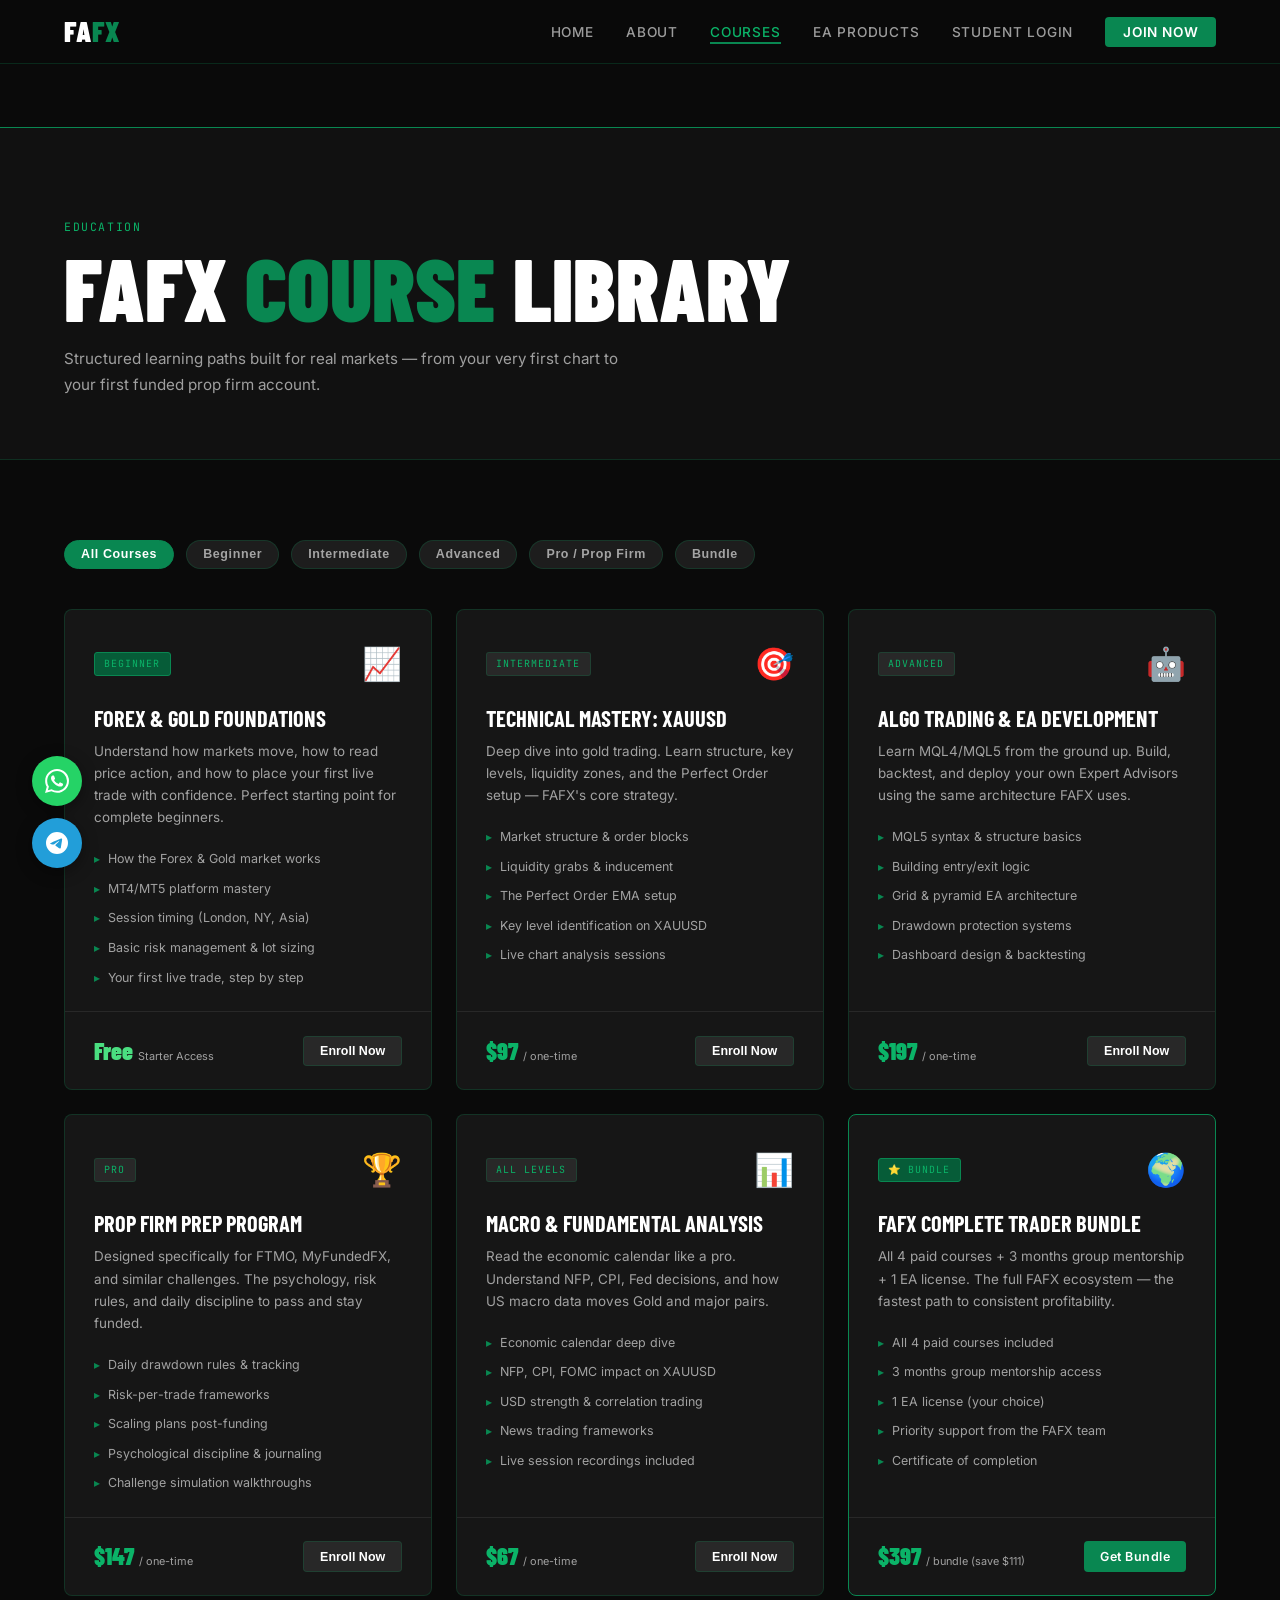
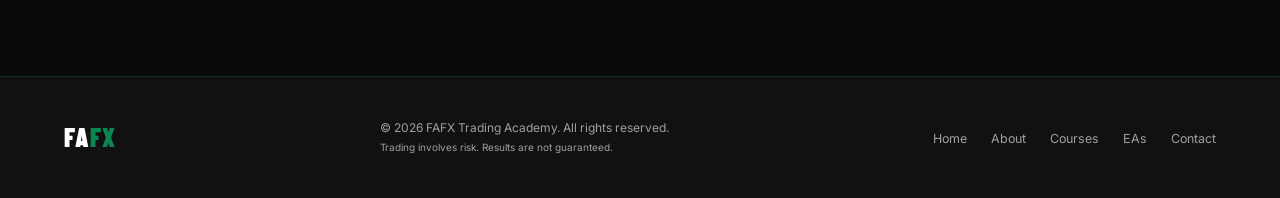
<file: pages/courses.html>
<!DOCTYPE html>
<html lang="en">
<head>
  <link rel="manifest" href="/manifest.json"/>  
  <meta name="theme-color" content="#098751"/>
  <meta name="mobile-web-app-capable" content="yes"/>
  <meta name="apple-mobile-web-app-capable" content="yes"/>
  <meta name="apple-mobile-web-app-status-bar-style" content="black-translucent"/>
  <meta name="apple-mobile-web-app-title" content="FAFX"/>
  <link rel="apple-touch-icon" href="/icons/icon-192.png"/>
<meta charset="UTF-8"/><meta name="viewport" content="width=device-width, initial-scale=1.0"/>
  <link rel="icon" type="image/svg+xml" href="../favicon/favicon.svg"/>
  <link rel="shortcut icon" href="../favicon/favicon.svg"/>
<title>Courses – FAFX Trading Academy</title>
<link href="https://fonts.googleapis.com/css2?family=Barlow+Condensed:wght@400;600;700;900&family=Inter:wght@300;400;500;600&family=JetBrains+Mono:wght@400;500&display=swap" rel="stylesheet"/>
<link rel="stylesheet" href="../css/style.css"/>
<style>
.filter-bar { display: flex; gap: 0.75rem; flex-wrap: wrap; margin-bottom: 2.5rem; }
.filter-btn { background: var(--white-faint); color: var(--white-dim); border: 1px solid var(--border); padding: 0.4rem 1rem; border-radius: 20px; font-size: 0.78rem; font-weight: 600; cursor: pointer; transition: all 0.2s; letter-spacing: 0.05em; }
.filter-btn.active, .filter-btn:hover { background: var(--green); color: var(--white); border-color: var(--green); }

.courses-grid { display: grid; grid-template-columns: repeat(3, 1fr); gap: 1.5rem; }
.course-card { background: var(--black-card); border: 1px solid var(--border); border-radius: 8px; overflow: hidden; transition: border-color 0.2s, transform 0.2s; display: flex; flex-direction: column; }
.course-card:hover { border-color: var(--green); transform: translateY(-4px); }
.course-top { padding: 1.8rem 1.8rem 0; }
.course-badge-row { display: flex; justify-content: space-between; align-items: center; margin-bottom: 1rem; }
.course-level { font-family: var(--font-mono); font-size: 0.62rem; background: var(--white-faint); color: var(--green-light); border: 1px solid var(--border); padding: 0.2rem 0.6rem; border-radius: 3px; letter-spacing: 0.1em; text-transform: uppercase; }
.course-level.free { background: var(--green-dim); border-color: var(--green); }
.course-icon { font-size: 2rem; }
.course-title { font-family: var(--font-display); font-size: 1.4rem; font-weight: 700; text-transform: uppercase; margin-bottom: 0.6rem; line-height: 1.1; }
.course-desc { font-size: 0.84rem; color: var(--white-dim); line-height: 1.65; margin-bottom: 1rem; }
.course-modules { list-style: none; margin-bottom: 1.2rem; }
.course-modules li { font-size: 0.78rem; color: var(--white-dim); padding: 0.3rem 0; display: flex; gap: 0.5rem; }
.course-modules li::before { content: '▸'; color: var(--green); }
.course-footer { padding: 1.2rem 1.8rem; border-top: 1px solid var(--white-faint); display: flex; justify-content: space-between; align-items: center; margin-top: auto; }
.course-price { font-family: var(--font-display); font-size: 1.5rem; font-weight: 900; color: var(--green-light); }
.course-price small { font-family: var(--font-body); font-size: 0.68rem; color: var(--white-dim); font-weight: 400; }
.course-price.free-tag { color: #4ade80; }

/* Modal */
.modal-overlay { position: fixed; inset: 0; background: rgba(0,0,0,0.85); z-index: 200; display: flex; align-items: center; justify-content: center; padding: 1rem; opacity: 0; pointer-events: none; transition: opacity 0.25s; }
.modal-overlay.open { opacity: 1; pointer-events: all; }
.modal { background: var(--black-card); border: 1px solid var(--green); border-radius: 10px; padding: 2.5rem; max-width: 520px; width: 100%; position: relative; transform: translateY(30px); transition: transform 0.25s; }
.modal-overlay.open .modal { transform: translateY(0); }
.modal-close { position: absolute; top: 1rem; right: 1rem; background: none; border: none; color: var(--white-dim); font-size: 1.5rem; cursor: pointer; line-height: 1; }
.modal-close:hover { color: var(--white); }
.modal-title { font-family: var(--font-display); font-size: 1.8rem; font-weight: 900; text-transform: uppercase; margin-bottom: 0.3rem; }
.modal-price { font-family: var(--font-display); font-size: 1.3rem; color: var(--green-light); margin-bottom: 1.5rem; }

@media(max-width:900px) { .courses-grid { grid-template-columns: 1fr; } }
</style>
</head>
<body>
<nav>
  <a href="../index.html" class="nav-logo">FA<span>FX</span></a>
  <ul class="nav-links" id="navLinks">
    <li><a href="../index.html">Home</a></li>
    <li><a href="about.html">About</a></li>
    <li><a href="courses.html" class="active">Courses</a></li>
    <li><a href="ea-products.html">EA Products</a></li>
    <li><a href="login.html">Student Login</a></li>
    <li><a href="contact.html" class="nav-cta">Join Now</a></li>
  </ul>
  <button class="hamburger" id="hamburger"><span></span><span></span><span></span></button>
</nav>
  
<!-- STICKY LIVE TICKER -->
<div class="ticker-bar">
  <iframe 
    scrolling="no" 
    allowtransparency="true" 
    frameborder="0"
    src="https://s.tradingview.com/embed-widget/ticker-tape/?locale=en#%7B%22symbols%22%3A%5B%7B%22proName%22%3A%22OANDA%3AXAUUSD%22%2C%22title%22%3A%22Gold%22%7D%2C%7B%22proName%22%3A%22FX%3AEURUSD%22%2C%22title%22%3A%22EUR%2FUSD%22%7D%2C%7B%22proName%22%3A%22FX%3AGBPUSD%22%2C%22title%22%3A%22GBP%2FUSD%22%7D%2C%7B%22proName%22%3A%22FX%3AUSDJPY%22%2C%22title%22%3A%22USD%2FJPY%22%7D%2C%7B%22proName%22%3A%22FX%3AAUDUSD%22%2C%22title%22%3A%22AUD%2FUSD%22%7D%2C%7B%22proName%22%3A%22BINANCE%3ABTCUSDT%22%2C%22title%22%3A%22BTC%2FUSDT%22%7D%2C%7B%22proName%22%3A%22BINANCE%3AETHUSDT%22%2C%22title%22%3A%22ETH%2FUSDT%22%7D%5D%2C%22showSymbolLogo%22%3Afalse%2C%22isTransparent%22%3Atrue%2C%22displayMode%22%3A%22adaptive%22%2C%22colorTheme%22%3A%22dark%22%2C%22locale%22%3A%22en%22%7D"
    style="display:block; height:100%; width:100%; margin:0; padding:0; border:none; vertical-align:top;"
  ></iframe>
</div>
  
<div class="page-banner" style="padding-top: 90px;">
  <div class="section-tag">Education</div>
  <h1>FAFX <span>Course</span> Library</h1>
  <p>Structured learning paths built for real markets — from your very first chart to your first funded prop firm account.</p>
</div>

<section style="background:var(--black);">
  <div class="filter-bar">
    <button class="filter-btn active" data-filter="all">All Courses</button>
    <button class="filter-btn" data-filter="beginner">Beginner</button>
    <button class="filter-btn" data-filter="intermediate">Intermediate</button>
    <button class="filter-btn" data-filter="advanced">Advanced</button>
    <button class="filter-btn" data-filter="pro">Pro / Prop Firm</button>
    <button class="filter-btn" data-filter="bundle">Bundle</button>
  </div>

  <div class="courses-grid" id="coursesGrid">

    <div class="course-card reveal" data-level="beginner">
      <div class="course-top">
        <div class="course-badge-row"><span class="course-level free">Beginner</span><span class="course-icon">📈</span></div>
        <div class="course-title">Forex & Gold Foundations</div>
        <p class="course-desc">Understand how markets move, how to read price action, and how to place your first live trade with confidence. Perfect starting point for complete beginners.</p>
        <ul class="course-modules">
          <li>How the Forex & Gold market works</li>
          <li>MT4/MT5 platform mastery</li>
          <li>Session timing (London, NY, Asia)</li>
          <li>Basic risk management & lot sizing</li>
          <li>Your first live trade, step by step</li>
        </ul>
      </div>
      <div class="course-footer">
        <div class="course-price free-tag">Free <small>Starter Access</small></div>
        <button class="btn-sm" onclick="openModal('Forex & Gold Foundations','Free')">Enroll Now</button>
      </div>
    </div>

    <div class="course-card reveal" data-level="intermediate">
      <div class="course-top">
        <div class="course-badge-row"><span class="course-level">Intermediate</span><span class="course-icon">🎯</span></div>
        <div class="course-title">Technical Mastery: XAUUSD</div>
        <p class="course-desc">Deep dive into gold trading. Learn structure, key levels, liquidity zones, and the Perfect Order setup — FAFX's core strategy.</p>
        <ul class="course-modules">
          <li>Market structure & order blocks</li>
          <li>Liquidity grabs & inducement</li>
          <li>The Perfect Order EMA setup</li>
          <li>Key level identification on XAUUSD</li>
          <li>Live chart analysis sessions</li>
        </ul>
      </div>
      <div class="course-footer">
        <div class="course-price">$97 <small>/ one-time</small></div>
        <button class="btn-sm" onclick="openModal('Technical Mastery: XAUUSD','$97')">Enroll Now</button>
      </div>
    </div>

    <div class="course-card reveal" data-level="advanced">
      <div class="course-top">
        <div class="course-badge-row"><span class="course-level">Advanced</span><span class="course-icon">🤖</span></div>
        <div class="course-title">Algo Trading & EA Development</div>
        <p class="course-desc">Learn MQL4/MQL5 from the ground up. Build, backtest, and deploy your own Expert Advisors using the same architecture FAFX uses.</p>
        <ul class="course-modules">
          <li>MQL5 syntax & structure basics</li>
          <li>Building entry/exit logic</li>
          <li>Grid & pyramid EA architecture</li>
          <li>Drawdown protection systems</li>
          <li>Dashboard design & backtesting</li>
        </ul>
      </div>
      <div class="course-footer">
        <div class="course-price">$197 <small>/ one-time</small></div>
        <button class="btn-sm" onclick="openModal('Algo Trading & EA Development','$197')">Enroll Now</button>
      </div>
    </div>

    <div class="course-card reveal" data-level="pro">
      <div class="course-top">
        <div class="course-badge-row"><span class="course-level">Pro</span><span class="course-icon">🏆</span></div>
        <div class="course-title">Prop Firm Prep Program</div>
        <p class="course-desc">Designed specifically for FTMO, MyFundedFX, and similar challenges. The psychology, risk rules, and daily discipline to pass and stay funded.</p>
        <ul class="course-modules">
          <li>Daily drawdown rules & tracking</li>
          <li>Risk-per-trade frameworks</li>
          <li>Scaling plans post-funding</li>
          <li>Psychological discipline & journaling</li>
          <li>Challenge simulation walkthroughs</li>
        </ul>
      </div>
      <div class="course-footer">
        <div class="course-price">$147 <small>/ one-time</small></div>
        <button class="btn-sm" onclick="openModal('Prop Firm Prep Program','$147')">Enroll Now</button>
      </div>
    </div>

    <div class="course-card reveal" data-level="intermediate">
      <div class="course-top">
        <div class="course-badge-row"><span class="course-level">All Levels</span><span class="course-icon">📊</span></div>
        <div class="course-title">Macro & Fundamental Analysis</div>
        <p class="course-desc">Read the economic calendar like a pro. Understand NFP, CPI, Fed decisions, and how US macro data moves Gold and major pairs.</p>
        <ul class="course-modules">
          <li>Economic calendar deep dive</li>
          <li>NFP, CPI, FOMC impact on XAUUSD</li>
          <li>USD strength & correlation trading</li>
          <li>News trading frameworks</li>
          <li>Live session recordings included</li>
        </ul>
      </div>
      <div class="course-footer">
        <div class="course-price">$67 <small>/ one-time</small></div>
        <button class="btn-sm" onclick="openModal('Macro & Fundamental Analysis','$67')">Enroll Now</button>
      </div>
    </div>

    <div class="course-card reveal" data-level="bundle" style="border-color:var(--green);">
      <div class="course-top">
        <div class="course-badge-row"><span class="course-level" style="background:var(--green-dim);border-color:var(--green);color:var(--green-light);">⭐ Bundle</span><span class="course-icon">🌍</span></div>
        <div class="course-title">FAFX Complete Trader Bundle</div>
        <p class="course-desc">All 4 paid courses + 3 months group mentorship + 1 EA license. The full FAFX ecosystem — the fastest path to consistent profitability.</p>
        <ul class="course-modules">
          <li>All 4 paid courses included</li>
          <li>3 months group mentorship access</li>
          <li>1 EA license (your choice)</li>
          <li>Priority support from the FAFX team</li>
          <li>Certificate of completion</li>
        </ul>
      </div>
      <div class="course-footer">
        <div class="course-price">$397 <small>/ bundle (save $111)</small></div>
        <button class="btn-primary" style="font-size:0.78rem;padding:0.5rem 1rem;" onclick="openModal('FAFX Complete Trader Bundle','$397')">Get Bundle</button>
      </div>
    </div>

  </div>
</section>

<!-- ENROLLMENT MODAL -->
<div class="modal-overlay" id="modalOverlay">
  <div class="modal">
    <button class="modal-close" onclick="closeModal()">✕</button>
    <div class="section-tag">Enroll</div>
    <div class="modal-title" id="modalTitle">Course Name</div>
    <div class="modal-price" id="modalPrice">$97</div>
    <form id="enrollForm" action="https://formspree.io/f/xvzjavvr" method="POST">
      <input type="hidden" name="course" id="modalCourseField"/>
      <div class="form-group">
        <label class="form-label">Full Name *</label>
        <input type="text" name="name" class="form-input" placeholder="Your name" required/>
        <span class="form-error">Name is required</span>
      </div>
      <div class="form-group">
        <label class="form-label">Email Address *</label>
        <input type="email" name="email" class="form-input" placeholder="you@example.com" required/>
        <span class="form-error">Valid email required</span>
      </div>
      <div class="form-group">
        <label class="form-label">WhatsApp Number</label>
        <input type="tel" name="whatsapp" class="form-input" placeholder="+234 800 000 0000"/>
      </div>
      <div class="form-group">
        <label class="form-label">Country</label>
        <input type="text" name="country" class="form-input" placeholder="e.g. Nigeria"/>
      </div>
      <button type="submit" class="btn-primary" style="width:100%;margin-top:0.5rem;" id="enrollBtn">Send Enrollment Request</button>
      <p style="font-size:0.72rem;color:var(--white-dim);margin-top:0.8rem;text-align:center;">We'll contact you within 24hrs with payment details and access instructions.</p>
    </form>
  </div>
</div>

<footer>
  <div class="footer-logo">FA<span>FX</span></div>
  <p class="footer-copy">© 2026 FAFX Trading Academy. All rights reserved.<br><small>Trading involves risk. Results are not guaranteed.</small></p>
  <ul class="footer-links">
    <li><a href="../index.html">Home</a></li><li><a href="about.html">About</a></li>
    <li><a href="courses.html">Courses</a></li><li><a href="ea-products.html">EAs</a></li><li><a href="contact.html">Contact</a></li>
  </ul>
</footer>
<div class="toast"></div>
<script src="../js/main.js"></script>
<script>
// Filter
document.querySelectorAll('.filter-btn').forEach(btn => {
  btn.addEventListener('click', function() {
    document.querySelectorAll('.filter-btn').forEach(b => b.classList.remove('active'));
    this.classList.add('active');
    const f = this.dataset.filter;
    document.querySelectorAll('.course-card').forEach(card => {
      card.style.display = (f === 'all' || card.dataset.level === f) ? 'flex' : 'none';
    });
  });
});

// Modal
function openModal(title, price) {
  document.getElementById('modalTitle').textContent = title;
  document.getElementById('modalPrice').textContent = price;
  document.getElementById('modalCourseField').value = title;
  document.getElementById('modalOverlay').classList.add('open');
  document.body.style.overflow = 'hidden';
}
function closeModal() {
  document.getElementById('modalOverlay').classList.remove('open');
  document.body.style.overflow = '';
}
document.getElementById('modalOverlay').addEventListener('click', function(e) {
  if (e.target === this) closeModal();
});

// Form submit via Formspree
document.getElementById('enrollForm').addEventListener('submit', async function(e) {
  e.preventDefault();
  if (!validateForm(this)) return;
  const btn = document.getElementById('enrollBtn');
  btn.textContent = 'Sending…'; btn.disabled = true;
  try {
    const res = await fetch(this.action, { method: 'POST', body: new FormData(this), headers: { 'Accept': 'application/json' } });
    if (res.ok) {
      closeModal();
      showToast('✅ Enrollment request sent! We\'ll reach out within 24hrs.');
      this.reset();
    } else { showToast('⚠️ Something went wrong. Please try WhatsApp instead.'); }
  } catch { showToast('⚠️ Network error. Please try WhatsApp instead.'); }
  btn.textContent = 'Send Enrollment Request'; btn.disabled = false;
});
</script>
</body>

<script>
// Register Service Worker
if ('serviceWorker' in navigator) {
  window.addEventListener('load', () => {
    navigator.serviceWorker.register('/sw.js')
      .then(reg => console.log('[FAFX] SW registered:', reg.scope))
      .catch(err => console.log('[FAFX] SW failed:', err));
  });
}

// PWA Install Prompt
let deferredPrompt;
window.addEventListener('beforeinstallprompt', (e) => {
  e.preventDefault();
  deferredPrompt = e;

  // Show install banner
  const banner = document.createElement('div');
  banner.id = 'pwa-banner';
  banner.innerHTML = `
    <div style="
      position:fixed; bottom:0; left:0; right:0; z-index:9999;
      background:#098751; color:#fff;
      padding:1rem 1.5rem;
      display:flex; align-items:center; justify-content:space-between;
      flex-wrap:wrap; gap:0.8rem;
      box-shadow:0 -4px 20px rgba(0,0,0,0.5);
      font-family:'Inter',sans-serif;
    ">
      <div style="display:flex;align-items:center;gap:0.8rem;">
        <img src="/icons/icon-72.png" style="width:36px;height:36px;border-radius:8px;"/>
        <div>
          <div style="font-weight:700;font-size:0.92rem;">Install FAFX App</div>
          <div style="font-size:0.75rem;opacity:0.85;">Add to your home screen for quick access</div>
        </div>
      </div>
      <div style="display:flex;gap:0.6rem;">
        <button id="pwa-dismiss" style="
          background:rgba(255,255,255,0.2); color:#fff;
          border:1px solid rgba(255,255,255,0.3);
          padding:0.45rem 1rem; border-radius:4px;
          font-size:0.82rem; cursor:pointer; font-weight:600;
        ">Not Now</button>
        <button id="pwa-install" style="
          background:#fff; color:#098751;
          border:none; padding:0.45rem 1.2rem;
          border-radius:4px; font-size:0.82rem;
          cursor:pointer; font-weight:700;
        ">Install</button>
      </div>
    </div>
  `;
  document.body.appendChild(banner);

  document.getElementById('pwa-install').addEventListener('click', async () => {
    banner.remove();
    deferredPrompt.prompt();
    const { outcome } = await deferredPrompt.userChoice;
    console.log('[FAFX] PWA install outcome:', outcome);
    deferredPrompt = null;
  });

  document.getElementById('pwa-dismiss').addEventListener('click', () => {
    banner.remove();
  });
});

window.addEventListener('appinstalled', () => {
  console.log('[FAFX] App installed successfully!');
});
</script>

  
</html>
</file>
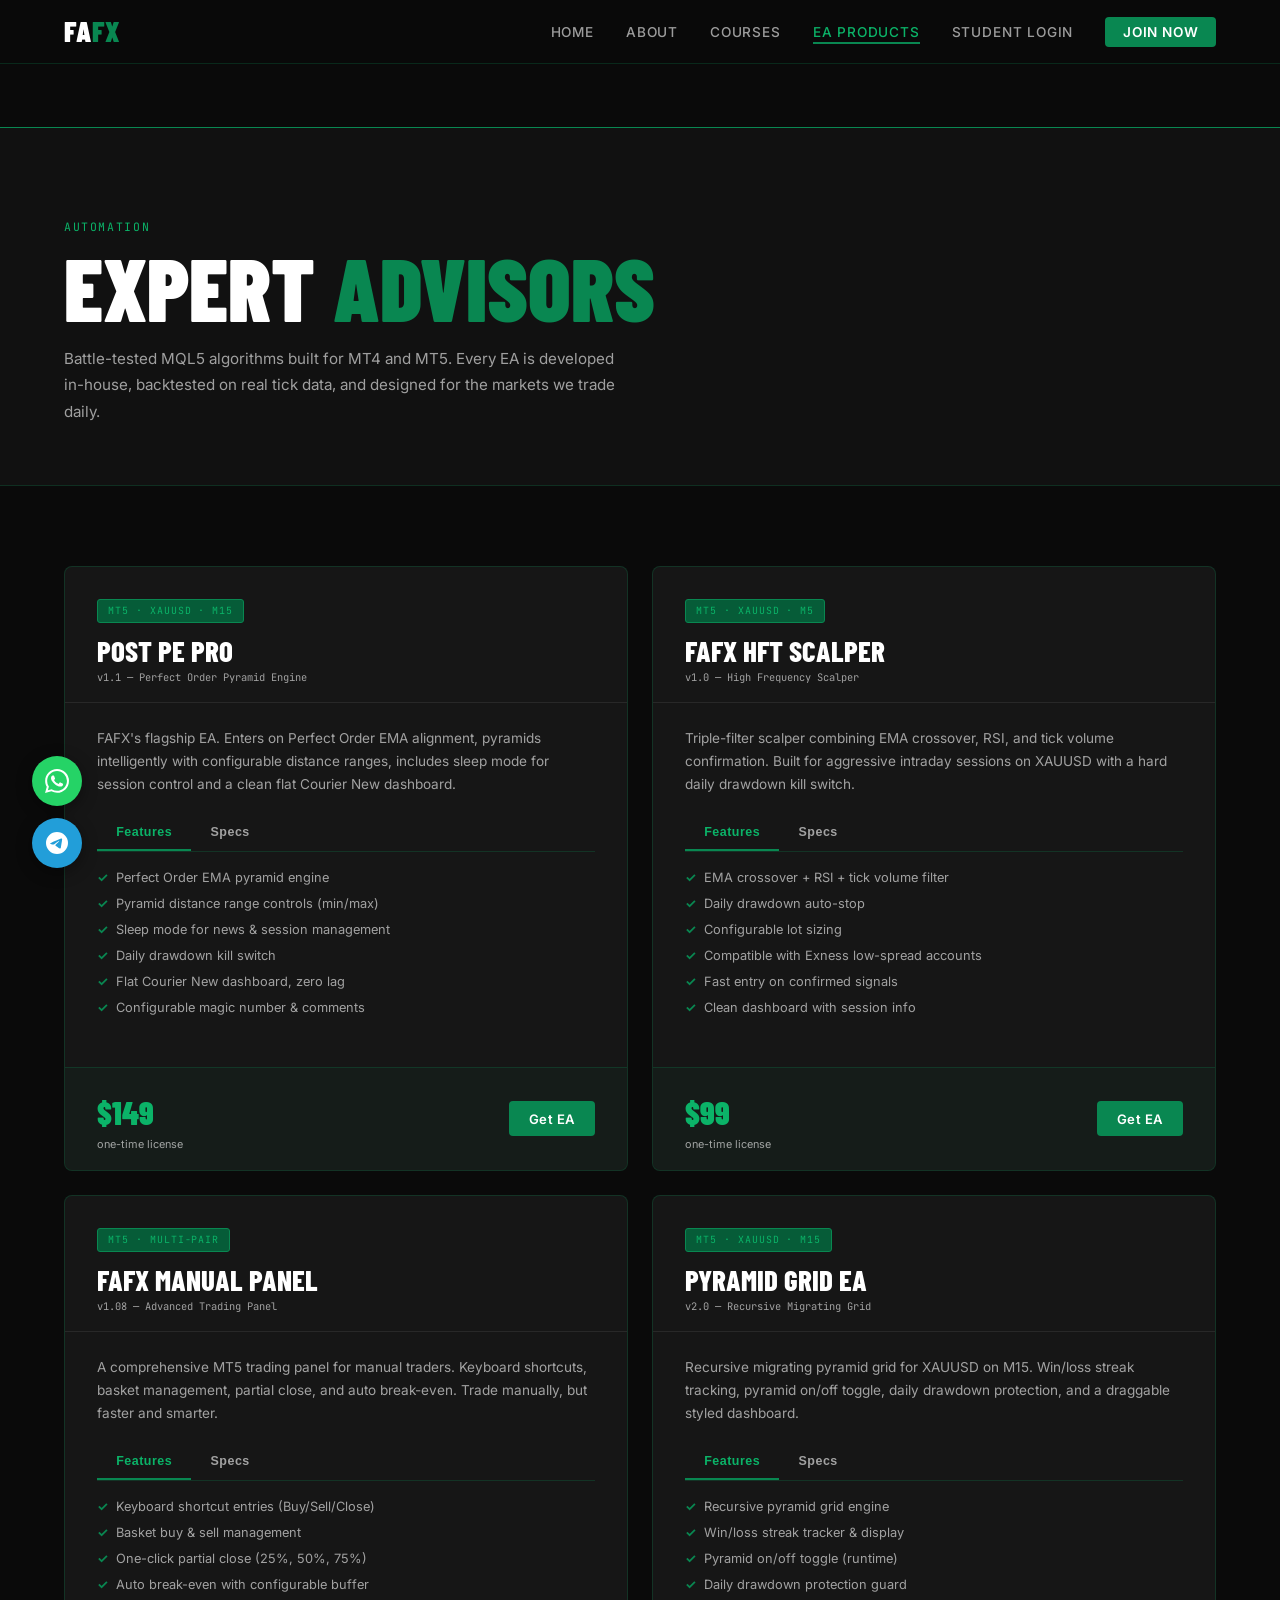
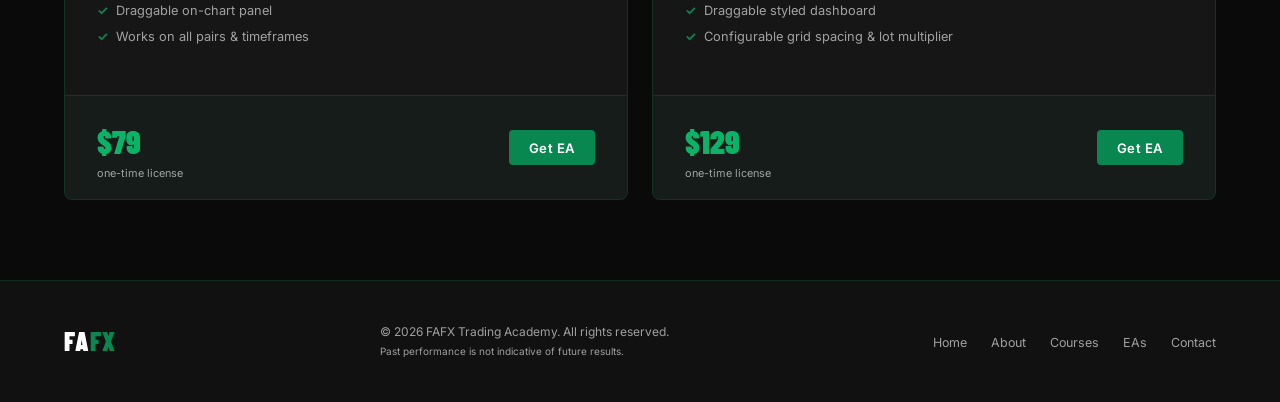
<file: pages/ea-products.html>
<!DOCTYPE html>
<html lang="en">
<head>
  <link rel="manifest" href="/manifest.json"/> 
  <meta name="theme-color" content="#098751"/>
  <meta name="mobile-web-app-capable" content="yes"/>
  <meta name="apple-mobile-web-app-capable" content="yes"/>
  <meta name="apple-mobile-web-app-status-bar-style" content="black-translucent"/>
  <meta name="apple-mobile-web-app-title" content="FAFX"/>
  <link rel="apple-touch-icon" href="/icons/icon-192.png"/>
<meta charset="UTF-8"/><meta name="viewport" content="width=device-width, initial-scale=1.0"/>
  <link rel="icon" type="image/svg+xml" href="../favicon/favicon.svg"/>
  <link rel="shortcut icon" href="../favicon/favicon.svg"/>
<title>EA Products – FAFX Trading Academy</title>
<link href="https://fonts.googleapis.com/css2?family=Barlow+Condensed:wght@400;600;700;900&family=Inter:wght@300;400;500;600&family=JetBrains+Mono:wght@400;500&display=swap" rel="stylesheet"/>
<link rel="stylesheet" href="../css/style.css"/>
<style>
.ea-grid { display: grid; grid-template-columns: 1fr 1fr; gap: 1.5rem; }
.ea-card { background: var(--black-card); border: 1px solid var(--border); border-radius: 8px; overflow: hidden; transition: border-color 0.2s, transform 0.2s; }
.ea-card:hover { border-color: var(--green); transform: translateY(-3px); }
.ea-header { padding: 1.8rem 2rem 1rem; border-bottom: 1px solid var(--white-faint); }
.ea-badge { font-family: var(--font-mono); font-size: 0.62rem; background: var(--green-dim); color: var(--green-light); border: 1px solid var(--green); padding: 0.2rem 0.6rem; border-radius: 3px; letter-spacing: 0.1em; text-transform: uppercase; display: inline-block; margin-bottom: 0.8rem; }
.ea-name { font-family: var(--font-display); font-size: 1.8rem; font-weight: 800; text-transform: uppercase; line-height: 1.05; margin-bottom: 0.2rem; }
.ea-version { font-family: var(--font-mono); font-size: 0.65rem; color: var(--white-dim); }
.ea-body { padding: 1.5rem 2rem; }
.ea-desc { font-size: 0.85rem; color: var(--white-dim); line-height: 1.7; margin-bottom: 1.2rem; }
.ea-features { list-style: none; display: flex; flex-direction: column; gap: 0.35rem; margin-bottom: 1.5rem; }
.ea-features li { font-size: 0.8rem; color: var(--white-dim); display: flex; gap: 0.5rem; }
.ea-features li::before { content: '✓'; color: var(--green); font-weight: 700; flex-shrink: 0; }
.ea-footer { padding: 1.2rem 2rem; background: rgba(9,135,81,0.05); border-top: 1px solid var(--border); display: flex; justify-content: space-between; align-items: center; }
.ea-price { font-family: var(--font-display); font-size: 2rem; font-weight: 900; color: var(--green-light); }
.ea-price small { font-family: var(--font-body); font-size: 0.68rem; color: var(--white-dim); font-weight: 400; display: block; line-height: 1.2; }

/* Tabs for EA specs */
.tab-bar { display: flex; gap: 0; border-bottom: 1px solid var(--border); margin-bottom: 1rem; }
.tab-btn { background: none; border: none; color: var(--white-dim); font-size: 0.78rem; font-weight: 600; padding: 0.6rem 1.2rem; cursor: pointer; border-bottom: 2px solid transparent; transition: color 0.2s, border-color 0.2s; letter-spacing: 0.04em; }
.tab-btn.active { color: var(--green-light); border-bottom-color: var(--green); }
.tab-panel { display: none; }
.tab-panel.active { display: block; }
.spec-row { display: flex; justify-content: space-between; padding: 0.5rem 0; border-bottom: 1px solid var(--white-faint); font-size: 0.8rem; }
.spec-row:last-child { border-bottom: none; }
.spec-key { color: var(--white-dim); }
.spec-val { color: var(--white); font-weight: 500; font-family: var(--font-mono); font-size: 0.75rem; }

/* Modal */
.modal-overlay { position: fixed; inset: 0; background: rgba(0,0,0,0.85); z-index: 200; display: flex; align-items: center; justify-content: center; padding: 1rem; opacity: 0; pointer-events: none; transition: opacity 0.25s; }
.modal-overlay.open { opacity: 1; pointer-events: all; }
.modal { background: var(--black-card); border: 1px solid var(--green); border-radius: 10px; padding: 2.5rem; max-width: 500px; width: 100%; position: relative; transform: translateY(30px); transition: transform 0.25s; max-height: 90vh; overflow-y: auto; }
.modal-overlay.open .modal { transform: translateY(0); }
.modal-close { position: absolute; top: 1rem; right: 1rem; background: none; border: none; color: var(--white-dim); font-size: 1.5rem; cursor: pointer; }

@media(max-width:900px) { .ea-grid { grid-template-columns: 1fr; } }
</style>
</head>
<body>
<nav>
  <a href="../index.html" class="nav-logo">FA<span>FX</span></a>
  <ul class="nav-links" id="navLinks">
    <li><a href="../index.html">Home</a></li>
    <li><a href="about.html">About</a></li>
    <li><a href="courses.html">Courses</a></li>
    <li><a href="ea-products.html" class="active">EA Products</a></li>
    <li><a href="login.html">Student Login</a></li>
    <li><a href="contact.html" class="nav-cta">Join Now</a></li>
  </ul>
  <button class="hamburger" id="hamburger"><span></span><span></span><span></span></button>
</nav>
  
<!-- STICKY LIVE TICKER -->
<div class="ticker-bar">
  <iframe 
    scrolling="no" 
    allowtransparency="true" 
    frameborder="0"
    src="https://s.tradingview.com/embed-widget/ticker-tape/?locale=en#%7B%22symbols%22%3A%5B%7B%22proName%22%3A%22OANDA%3AXAUUSD%22%2C%22title%22%3A%22Gold%22%7D%2C%7B%22proName%22%3A%22FX%3AEURUSD%22%2C%22title%22%3A%22EUR%2FUSD%22%7D%2C%7B%22proName%22%3A%22FX%3AGBPUSD%22%2C%22title%22%3A%22GBP%2FUSD%22%7D%2C%7B%22proName%22%3A%22FX%3AUSDJPY%22%2C%22title%22%3A%22USD%2FJPY%22%7D%2C%7B%22proName%22%3A%22FX%3AAUDUSD%22%2C%22title%22%3A%22AUD%2FUSD%22%7D%2C%7B%22proName%22%3A%22BINANCE%3ABTCUSDT%22%2C%22title%22%3A%22BTC%2FUSDT%22%7D%2C%7B%22proName%22%3A%22BINANCE%3AETHUSDT%22%2C%22title%22%3A%22ETH%2FUSDT%22%7D%5D%2C%22showSymbolLogo%22%3Afalse%2C%22isTransparent%22%3Atrue%2C%22displayMode%22%3A%22adaptive%22%2C%22colorTheme%22%3A%22dark%22%2C%22locale%22%3A%22en%22%7D"
    style="display:block; height:100%; width:100%; margin:0; padding:0; border:none; vertical-align:top;"
  ></iframe>
</div>
  
<div class="page-banner" style="padding-top: 90px;">
  <div class="section-tag">Automation</div>
  <h1>Expert <span>Advisors</span></h1>
  <p>Battle-tested MQL5 algorithms built for MT4 and MT5. Every EA is developed in-house, backtested on real tick data, and designed for the markets we trade daily.</p>
</div>

<section style="background:var(--black);">
  <div class="ea-grid">

    <div class="ea-card reveal">
      <div class="ea-header">
        <span class="ea-badge">MT5 · XAUUSD · M15</span>
        <div class="ea-name">POST PE Pro</div>
        <div class="ea-version">v1.1 — Perfect Order Pyramid Engine</div>
      </div>
      <div class="ea-body">
        <p class="ea-desc">FAFX's flagship EA. Enters on Perfect Order EMA alignment, pyramids intelligently with configurable distance ranges, includes sleep mode for session control and a clean flat Courier New dashboard.</p>
        <div class="tab-bar">
          <button class="tab-btn active" onclick="switchTab(this,'post-features')">Features</button>
          <button class="tab-btn" onclick="switchTab(this,'post-specs')">Specs</button>
        </div>
        <div class="tab-panel active" id="post-features">
          <ul class="ea-features">
            <li>Perfect Order EMA pyramid engine</li>
            <li>Pyramid distance range controls (min/max)</li>
            <li>Sleep mode for news & session management</li>
            <li>Daily drawdown kill switch</li>
            <li>Flat Courier New dashboard, zero lag</li>
            <li>Configurable magic number & comments</li>
          </ul>
        </div>
        <div class="tab-panel" id="post-specs">
          <div class="spec-row"><span class="spec-key">Platform</span><span class="spec-val">MT5</span></div>
          <div class="spec-row"><span class="spec-key">Recommended Pair</span><span class="spec-val">XAUUSD</span></div>
          <div class="spec-row"><span class="spec-key">Timeframe</span><span class="spec-val">M15</span></div>
          <div class="spec-row"><span class="spec-key">Min. Deposit</span><span class="spec-val">$200</span></div>
          <div class="spec-row"><span class="spec-key">Broker</span><span class="spec-val">Exness / XM (low spread)</span></div>
          <div class="spec-row"><span class="spec-key">License</span><span class="spec-val">1 account, transferable</span></div>
        </div>
      </div>
      <div class="ea-footer">
        <div class="ea-price">$149 <small>one-time license</small></div>
        <button class="btn-primary" style="font-size:0.82rem;padding:0.6rem 1.2rem;" onclick="openEAModal('POST PE Pro v1.1','$149')">Get EA</button>
      </div>
    </div>

    <div class="ea-card reveal">
      <div class="ea-header">
        <span class="ea-badge">MT5 · XAUUSD · M5</span>
        <div class="ea-name">FAFX HFT Scalper</div>
        <div class="ea-version">v1.0 — High Frequency Scalper</div>
      </div>
      <div class="ea-body">
        <p class="ea-desc">Triple-filter scalper combining EMA crossover, RSI, and tick volume confirmation. Built for aggressive intraday sessions on XAUUSD with a hard daily drawdown kill switch.</p>
        <div class="tab-bar">
          <button class="tab-btn active" onclick="switchTab(this,'hft-features')">Features</button>
          <button class="tab-btn" onclick="switchTab(this,'hft-specs')">Specs</button>
        </div>
        <div class="tab-panel active" id="hft-features">
          <ul class="ea-features">
            <li>EMA crossover + RSI + tick volume filter</li>
            <li>Daily drawdown auto-stop</li>
            <li>Configurable lot sizing</li>
            <li>Compatible with Exness low-spread accounts</li>
            <li>Fast entry on confirmed signals</li>
            <li>Clean dashboard with session info</li>
          </ul>
        </div>
        <div class="tab-panel" id="hft-specs">
          <div class="spec-row"><span class="spec-key">Platform</span><span class="spec-val">MT5</span></div>
          <div class="spec-row"><span class="spec-key">Recommended Pair</span><span class="spec-val">XAUUSD</span></div>
          <div class="spec-row"><span class="spec-key">Timeframe</span><span class="spec-val">M5</span></div>
          <div class="spec-row"><span class="spec-key">Min. Deposit</span><span class="spec-val">$100</span></div>
          <div class="spec-row"><span class="spec-key">Broker</span><span class="spec-val">Exness (raw spread)</span></div>
          <div class="spec-row"><span class="spec-key">License</span><span class="spec-val">1 account, transferable</span></div>
        </div>
      </div>
      <div class="ea-footer">
        <div class="ea-price">$99 <small>one-time license</small></div>
        <button class="btn-primary" style="font-size:0.82rem;padding:0.6rem 1.2rem;" onclick="openEAModal('FAFX HFT Scalper v1.0','$99')">Get EA</button>
      </div>
    </div>

    <div class="ea-card reveal">
      <div class="ea-header">
        <span class="ea-badge">MT5 · Multi-Pair</span>
        <div class="ea-name">FAFX Manual Panel</div>
        <div class="ea-version">v1.08 — Advanced Trading Panel</div>
      </div>
      <div class="ea-body">
        <p class="ea-desc">A comprehensive MT5 trading panel for manual traders. Keyboard shortcuts, basket management, partial close, and auto break-even. Trade manually, but faster and smarter.</p>
        <div class="tab-bar">
          <button class="tab-btn active" onclick="switchTab(this,'panel-features')">Features</button>
          <button class="tab-btn" onclick="switchTab(this,'panel-specs')">Specs</button>
        </div>
        <div class="tab-panel active" id="panel-features">
          <ul class="ea-features">
            <li>Keyboard shortcut entries (Buy/Sell/Close)</li>
            <li>Basket buy & sell management</li>
            <li>One-click partial close (25%, 50%, 75%)</li>
            <li>Auto break-even with configurable buffer</li>
            <li>Draggable on-chart panel</li>
            <li>Works on all pairs & timeframes</li>
          </ul>
        </div>
        <div class="tab-panel" id="panel-specs">
          <div class="spec-row"><span class="spec-key">Platform</span><span class="spec-val">MT5</span></div>
          <div class="spec-row"><span class="spec-key">Pairs</span><span class="spec-val">All pairs</span></div>
          <div class="spec-row"><span class="spec-key">Timeframe</span><span class="spec-val">Any</span></div>
          <div class="spec-row"><span class="spec-key">Min. Deposit</span><span class="spec-val">Any</span></div>
          <div class="spec-row"><span class="spec-key">Type</span><span class="spec-val">Semi-automated panel</span></div>
          <div class="spec-row"><span class="spec-key">License</span><span class="spec-val">1 account, transferable</span></div>
        </div>
      </div>
      <div class="ea-footer">
        <div class="ea-price">$79 <small>one-time license</small></div>
        <button class="btn-primary" style="font-size:0.82rem;padding:0.6rem 1.2rem;" onclick="openEAModal('FAFX Manual Panel v1.08','$79')">Get EA</button>
      </div>
    </div>

    <div class="ea-card reveal">
      <div class="ea-header">
        <span class="ea-badge">MT5 · XAUUSD · M15</span>
        <div class="ea-name">Pyramid Grid EA</div>
        <div class="ea-version">v2.0 — Recursive Migrating Grid</div>
      </div>
      <div class="ea-body">
        <p class="ea-desc">Recursive migrating pyramid grid for XAUUSD on M15. Win/loss streak tracking, pyramid on/off toggle, daily drawdown protection, and a draggable styled dashboard.</p>
        <div class="tab-bar">
          <button class="tab-btn active" onclick="switchTab(this,'grid-features')">Features</button>
          <button class="tab-btn" onclick="switchTab(this,'grid-specs')">Specs</button>
        </div>
        <div class="tab-panel active" id="grid-features">
          <ul class="ea-features">
            <li>Recursive pyramid grid engine</li>
            <li>Win/loss streak tracker & display</li>
            <li>Pyramid on/off toggle (runtime)</li>
            <li>Daily drawdown protection guard</li>
            <li>Draggable styled dashboard</li>
            <li>Configurable grid spacing & lot multiplier</li>
          </ul>
        </div>
        <div class="tab-panel" id="grid-specs">
          <div class="spec-row"><span class="spec-key">Platform</span><span class="spec-val">MT5</span></div>
          <div class="spec-row"><span class="spec-key">Recommended Pair</span><span class="spec-val">XAUUSD</span></div>
          <div class="spec-row"><span class="spec-key">Timeframe</span><span class="spec-val">M15</span></div>
          <div class="spec-row"><span class="spec-key">Min. Deposit</span><span class="spec-val">$500</span></div>
          <div class="spec-row"><span class="spec-key">Broker</span><span class="spec-val">Exness / XM</span></div>
          <div class="spec-row"><span class="spec-key">License</span><span class="spec-val">1 account, transferable</span></div>
        </div>
      </div>
      <div class="ea-footer">
        <div class="ea-price">$129 <small>one-time license</small></div>
        <button class="btn-primary" style="font-size:0.82rem;padding:0.6rem 1.2rem;" onclick="openEAModal('Pyramid Grid EA v2.0','$129')">Get EA</button>
      </div>
    </div>

  </div>
</section>

<!-- EA ORDER MODAL -->
<div class="modal-overlay" id="eaModalOverlay">
  <div class="modal">
    <button class="modal-close" onclick="closeEAModal()">✕</button>
    <div class="section-tag">Order EA</div>
    <div class="modal-title" id="eaModalTitle" style="font-family:var(--font-display);font-size:1.8rem;font-weight:900;text-transform:uppercase;margin-bottom:0.3rem;"></div>
    <div id="eaModalPrice" style="font-family:var(--font-display);font-size:1.3rem;color:var(--green-light);margin-bottom:1.5rem;"></div>
    <form id="eaOrderForm" action="https://formspree.io/f/xvzjavvr" method="POST">
      <input type="hidden" name="product" id="eaProductField"/>
      <div class="form-group">
        <label class="form-label">Full Name *</label>
        <input type="text" name="name" class="form-input" required placeholder="Your name"/>
        <span class="form-error">Name is required</span>
      </div>
      <div class="form-group">
        <label class="form-label">Email *</label>
        <input type="email" name="email" class="form-input" required placeholder="you@example.com"/>
        <span class="form-error">Valid email required</span>
      </div>
      <div class="form-group">
        <label class="form-label">MT5 Account Number</label>
        <input type="text" name="mt5_account" class="form-input" placeholder="Your MT5 account number"/>
      </div>
      <div class="form-group">
        <label class="form-label">WhatsApp Number</label>
        <input type="tel" name="whatsapp" class="form-input" placeholder="+234 800 000 0000"/>
      </div>
      <button type="submit" class="btn-primary" style="width:100%;margin-top:0.5rem;" id="eaOrderBtn">Send Order Request</button>
      <p style="font-size:0.72rem;color:var(--white-dim);margin-top:0.8rem;text-align:center;">We'll send payment details & delivery instructions within 24hrs via email & WhatsApp.</p>
    </form>
  </div>
</div>

<footer>
  <div class="footer-logo">FA<span>FX</span></div>
  <p class="footer-copy">© 2026 FAFX Trading Academy. All rights reserved.<br><small>Past performance is not indicative of future results.</small></p>
  <ul class="footer-links">
    <li><a href="../index.html">Home</a></li><li><a href="about.html">About</a></li>
    <li><a href="courses.html">Courses</a></li><li><a href="ea-products.html">EAs</a></li><li><a href="contact.html">Contact</a></li>
  </ul>
</footer>
<div class="toast"></div>
<script src="../js/main.js"></script>
<script>
function switchTab(btn, panelId) {
  const card = btn.closest('.ea-card');
  card.querySelectorAll('.tab-btn').forEach(b => b.classList.remove('active'));
  card.querySelectorAll('.tab-panel').forEach(p => p.classList.remove('active'));
  btn.classList.add('active');
  document.getElementById(panelId).classList.add('active');
}
function openEAModal(name, price) {
  document.getElementById('eaModalTitle').textContent = name;
  document.getElementById('eaModalPrice').textContent = price;
  document.getElementById('eaProductField').value = name;
  document.getElementById('eaModalOverlay').classList.add('open');
  document.body.style.overflow = 'hidden';
}
function closeEAModal() {
  document.getElementById('eaModalOverlay').classList.remove('open');
  document.body.style.overflow = '';
}
document.getElementById('eaModalOverlay').addEventListener('click', function(e) {
  if (e.target === this) closeEAModal();
});
document.getElementById('eaOrderForm').addEventListener('submit', async function(e) {
  e.preventDefault();
  if (!validateForm(this)) return;
  const btn = document.getElementById('eaOrderBtn');
  btn.textContent = 'Sending…'; btn.disabled = true;
  try {
    const res = await fetch(this.action, { method:'POST', body: new FormData(this), headers: { 'Accept':'application/json' } });
    if (res.ok) {
      closeEAModal();
      showToast('✅ Order received! We\'ll send payment & delivery details within 24hrs.');
      this.reset();
    } else { showToast('⚠️ Something went wrong. Please contact us on WhatsApp.'); }
  } catch { showToast('⚠️ Network error. Please contact us on WhatsApp.'); }
  btn.textContent = 'Send Order Request'; btn.disabled = false;
});
</script>
</body>

<script>
// Register Service Worker
if ('serviceWorker' in navigator) {
  window.addEventListener('load', () => {
    navigator.serviceWorker.register('/sw.js')
      .then(reg => console.log('[FAFX] SW registered:', reg.scope))
      .catch(err => console.log('[FAFX] SW failed:', err));
  });
}

// PWA Install Prompt
let deferredPrompt;
window.addEventListener('beforeinstallprompt', (e) => {
  e.preventDefault();
  deferredPrompt = e;

  // Show install banner
  const banner = document.createElement('div');
  banner.id = 'pwa-banner';
  banner.innerHTML = `
    <div style="
      position:fixed; bottom:0; left:0; right:0; z-index:9999;
      background:#098751; color:#fff;
      padding:1rem 1.5rem;
      display:flex; align-items:center; justify-content:space-between;
      flex-wrap:wrap; gap:0.8rem;
      box-shadow:0 -4px 20px rgba(0,0,0,0.5);
      font-family:'Inter',sans-serif;
    ">
      <div style="display:flex;align-items:center;gap:0.8rem;">
        <img src="/icons/icon-72.png" style="width:36px;height:36px;border-radius:8px;"/>
        <div>
          <div style="font-weight:700;font-size:0.92rem;">Install FAFX App</div>
          <div style="font-size:0.75rem;opacity:0.85;">Add to your home screen for quick access</div>
        </div>
      </div>
      <div style="display:flex;gap:0.6rem;">
        <button id="pwa-dismiss" style="
          background:rgba(255,255,255,0.2); color:#fff;
          border:1px solid rgba(255,255,255,0.3);
          padding:0.45rem 1rem; border-radius:4px;
          font-size:0.82rem; cursor:pointer; font-weight:600;
        ">Not Now</button>
        <button id="pwa-install" style="
          background:#fff; color:#098751;
          border:none; padding:0.45rem 1.2rem;
          border-radius:4px; font-size:0.82rem;
          cursor:pointer; font-weight:700;
        ">Install</button>
      </div>
    </div>
  `;
  document.body.appendChild(banner);

  document.getElementById('pwa-install').addEventListener('click', async () => {
    banner.remove();
    deferredPrompt.prompt();
    const { outcome } = await deferredPrompt.userChoice;
    console.log('[FAFX] PWA install outcome:', outcome);
    deferredPrompt = null;
  });

  document.getElementById('pwa-dismiss').addEventListener('click', () => {
    banner.remove();
  });
});

window.addEventListener('appinstalled', () => {
  console.log('[FAFX] App installed successfully!');
});
</script>

  
</html>
</file>
<file: css/style.css>
/* ─── FAFX GLOBAL STYLES ─── */
:root {
  --green: #098751;
  --green-light: #0bb368;
  --green-dim: #065c38;
  --black: #0a0a0a;
  --black-mid: #111111;
  --black-card: #161616;
  --white: #ffffff;
  --white-dim: rgba(255,255,255,0.6);
  --white-faint: rgba(255,255,255,0.08);
  --border: rgba(9,135,81,0.25);
  --font-display: 'Barlow Condensed', sans-serif;
  --font-body: 'Inter', sans-serif;
  --font-mono: 'JetBrains Mono', monospace;
  --nav-height: 64px;
  --ticker-height: 64px; 
}

*, *::before, *::after { box-sizing: border-box; margin: 0; padding: 0; }
html { scroll-behavior: smooth; }
body {
  background: var(--black);
  color: var(--white);
  font-family: var(--font-body);
  font-size: 16px;
  line-height: 1.6;
  overflow-x: hidden;
  /* push content below nav + ticker */
  padding-top: calc(var(--nav-height) + var(--ticker-height));
}

/* ─── NAV ─── */
nav {
  position: fixed;
  top: 0; left: 0; right: 0;
  z-index: 200;
  display: flex;
  align-items: center;
  justify-content: space-between;
  padding: 0 5%;
  height: var(--nav-height);
  background: rgba(10,10,10,0.97);
  backdrop-filter: blur(14px);
  border-bottom: 1px solid var(--border);
}
.nav-logo {
  font-family: var(--font-display);
  font-size: 1.8rem;
  font-weight: 900;
  letter-spacing: 0.04em;
  color: var(--white);
  text-decoration: none;
}
.nav-logo span { color: var(--green); }
.nav-links { display: flex; gap: 2rem; list-style: none; }
.nav-links a {
  color: var(--white-dim);
  text-decoration: none;
  font-size: 0.85rem;
  font-weight: 500;
  letter-spacing: 0.06em;
  text-transform: uppercase;
  transition: color 0.2s;
  padding-bottom: 2px;
  border-bottom: 2px solid transparent;
}
.nav-links a:hover, .nav-links a.active { color: var(--green-light); border-bottom-color: var(--green); }
.nav-cta {
  background: var(--green) !important;
  color: var(--white) !important;
  padding: 0.45rem 1.1rem !important;
  border-radius: 4px !important;
  font-weight: 600 !important;
  border-bottom: none !important;
}
.nav-cta:hover { background: var(--green-light) !important; }
.hamburger { display: none; flex-direction: column; gap: 5px; cursor: pointer; background: none; border: none; padding: 4px; }
.hamburger span { display: block; width: 24px; height: 2px; background: var(--white); border-radius: 2px; }


/* ─── STICKY LIVE TICKER ─── */
.ticker-bar {
  position: fixed;
  top: var(--nav-height);
  left: 0; right: 0;
  z-index: 199;
  height: var(--ticker-height);
  background: #0a0a0a;
  border-bottom: 1px solid var(--green);
  overflow: hidden; 
  line-height: 0;  
  font-size: 0; 
}

.ticker-bar iframe {
  width: 100%;
  height: 100%;
  display: block;
  border: none;
}

.ticker-bar iframe {
  display: block !important;
  height: 100% !important;
  width: 100% !important;
  margin: 0 !important;
  padding: 0 !important;
  border: none !important;
  vertical-align: top !important;
}







/* ─── PAGE BANNER (inner pages) ─── */
.page-banner {
  padding: 70px 5% 60px;
  background: var(--black-mid);
  border-bottom: 1px solid var(--border);
}
.page-banner .section-tag { margin-bottom: 0.6rem; }
.page-banner h1 {
  font-family: var(--font-display);
  font-size: clamp(2.8rem, 7vw, 5.5rem);
  font-weight: 900;
  text-transform: uppercase;
  line-height: 0.95;
  margin-bottom: 1rem;
}
.page-banner h1 span { color: var(--green); }
.page-banner p { color: var(--white-dim); max-width: 560px; font-size: 0.95rem; line-height: 1.75; }

/* ─── SECTIONS ─── */
section { padding: 80px 5%; }
.section-tag {
  font-family: var(--font-mono);
  font-size: 0.72rem;
  color: var(--green-light);
  text-transform: uppercase;
  letter-spacing: 0.14em;
  margin-bottom: 0.8rem;
}
.section-title {
  font-family: var(--font-display);
  font-size: clamp(2.2rem, 5vw, 3.8rem);
  font-weight: 900;
  text-transform: uppercase;
  line-height: 0.95;
  margin-bottom: 1rem;
}
.section-title span { color: var(--green); }
.section-desc { color: var(--white-dim); max-width: 560px; line-height: 1.75; font-size: 0.95rem; }
.section-header { margin-bottom: 3rem; }

/* ─── BUTTONS ─── */
.btn-primary {
  background: var(--green);
  color: var(--white);
  padding: 0.85rem 2rem;
  font-family: var(--font-body);
  font-size: 0.9rem;
  font-weight: 600;
  border: none;
  border-radius: 4px;
  cursor: pointer;
  text-decoration: none;
  display: inline-block;
  letter-spacing: 0.04em;
  transition: background 0.2s, transform 0.15s;
}
.btn-primary:hover { background: var(--green-light); transform: translateY(-1px); }
.btn-outline {
  background: transparent;
  color: var(--white);
  padding: 0.85rem 2rem;
  font-size: 0.9rem;
  font-weight: 600;
  border: 1px solid rgba(255,255,255,0.3);
  border-radius: 4px;
  cursor: pointer;
  text-decoration: none;
  display: inline-block;
  transition: border-color 0.2s, color 0.2s;
}
.btn-outline:hover { border-color: var(--green); color: var(--green-light); }
.btn-sm {
  background: var(--white-faint);
  color: var(--white);
  border: 1px solid var(--border);
  padding: 0.45rem 1rem;
  font-size: 0.78rem;
  font-weight: 600;
  border-radius: 4px;
  cursor: pointer;
  text-decoration: none;
  display: inline-block;
  transition: background 0.2s, border-color 0.2s;
}
.btn-sm:hover { background: var(--green); border-color: var(--green); }

/* ─── CARDS ─── */
.card {
  background: var(--black-card);
  border: 1px solid var(--border);
  border-radius: 8px;
  padding: 2rem;
  transition: border-color 0.2s, transform 0.2s;
  position: relative;
  overflow: hidden;
}
.card::before {
  content: '';
  position: absolute;
  top: 0; left: 0; right: 0;
  height: 3px;
  background: var(--green);
  transform: scaleX(0);
  transform-origin: left;
  transition: transform 0.3s;
}
.card:hover { border-color: var(--green); transform: translateY(-4px); }
.card:hover::before { transform: scaleX(1); }

/* ─── FORMS ─── */
.form-group { display: flex; flex-direction: column; gap: 0.4rem; margin-bottom: 1rem; }
.form-label { font-size: 0.75rem; text-transform: uppercase; letter-spacing: 0.08em; color: var(--white-dim); font-weight: 500; }
.form-input, .form-select, .form-textarea {
  background: var(--black-card);
  border: 1px solid var(--border);
  border-radius: 4px;
  color: var(--white);
  padding: 0.75rem 1rem;
  font-family: var(--font-body);
  font-size: 0.9rem;
  outline: none;
  transition: border-color 0.2s;
  width: 100%;
}
.form-input:focus, .form-select:focus, .form-textarea:focus { border-color: var(--green); }
.form-textarea { resize: vertical; min-height: 110px; }
.form-select option { background: var(--black-card); }
.form-error { color: #f87171; font-size: 0.75rem; margin-top: 0.25rem; display: none; }
.form-input.error, .form-select.error, .form-textarea.error { border-color: #f87171; }

/* ─── TOAST ─── */
.toast {
  position: fixed;
  bottom: 2rem; right: 2rem;
  background: var(--green-dim);
  border: 1px solid var(--green);
  color: var(--white);
  padding: 1rem 1.5rem;
  border-radius: 6px;
  font-size: 0.88rem;
  z-index: 999;
  transform: translateY(100px);
  opacity: 0;
  transition: all 0.3s ease;
  max-width: 320px;
}
.toast.show { transform: translateY(0); opacity: 1; }

/* ─── FLOAT BUTTONS ─── */
.float-btns {
  position: fixed;
  bottom: 2rem; left: 2rem;
  display: flex;
  flex-direction: column;
  gap: 0.75rem;
  z-index: 90;
}
.float-btn {
  width: 50px; height: 50px;
  border-radius: 50%;
  display: flex;
  align-items: center;
  justify-content: center;
  font-size: 1.4rem;
  text-decoration: none;
  box-shadow: 0 4px 16px rgba(0,0,0,0.4);
  transition: transform 0.2s;
  position: relative;
}
.float-btn:hover { transform: scale(1.12); }
.float-wa { background: #25D366; }
.float-tg { background: #229ED9; }
.float-tooltip {
  position: absolute;
  left: 60px;
  background: var(--black-card);
  color: var(--white);
  font-size: 0.72rem;
  padding: 0.3rem 0.7rem;
  border-radius: 4px;
  border: 1px solid var(--border);
  white-space: nowrap;
  opacity: 0;
  pointer-events: none;
  transition: opacity 0.2s;
  font-family: var(--font-body);
}
.float-btn:hover .float-tooltip { opacity: 1; }

/* ─── FOOTER ─── */
footer {
  background: var(--black-mid);
  border-top: 1px solid var(--border);
  padding: 2.5rem 5%;
  display: flex;
  justify-content: space-between;
  align-items: center;
  flex-wrap: wrap;
  gap: 1.5rem;
}
.footer-logo { font-family: var(--font-display); font-size: 1.6rem; font-weight: 900; color: var(--white); letter-spacing: 0.04em; }
.footer-logo span { color: var(--green); }
.footer-copy { font-size: 0.75rem; color: var(--white-dim); line-height: 1.6; }
.footer-links { display: flex; gap: 1.5rem; list-style: none; flex-wrap: wrap; }
.footer-links a { font-size: 0.78rem; color: var(--white-dim); text-decoration: none; transition: color 0.2s; }
.footer-links a:hover { color: var(--green-light); }

/* ─── SCROLL REVEAL ─── */
.reveal { opacity: 0; transform: translateY(24px); transition: opacity 0.55s ease, transform 0.55s ease; }
.reveal.visible { opacity: 1; transform: translateY(0); }

/* ─── RESPONSIVE ─── */
@media (max-width: 900px) {
  .nav-links { display: none; }
  .hamburger { display: flex; }
  .nav-links.open {
    display: flex; flex-direction: column;
    position: fixed;
    top: calc(var(--nav-height) + var(--ticker-height));
    left: 0; right: 0;
    background: var(--black-mid);
    padding: 1.5rem 5%;
    border-bottom: 1px solid var(--border);
    gap: 1.2rem;
    z-index: 198;
  }
  footer { flex-direction: column; align-items: flex-start; }
  .float-btns { bottom: 1.2rem; left: 1.2rem; }
}
</file>
